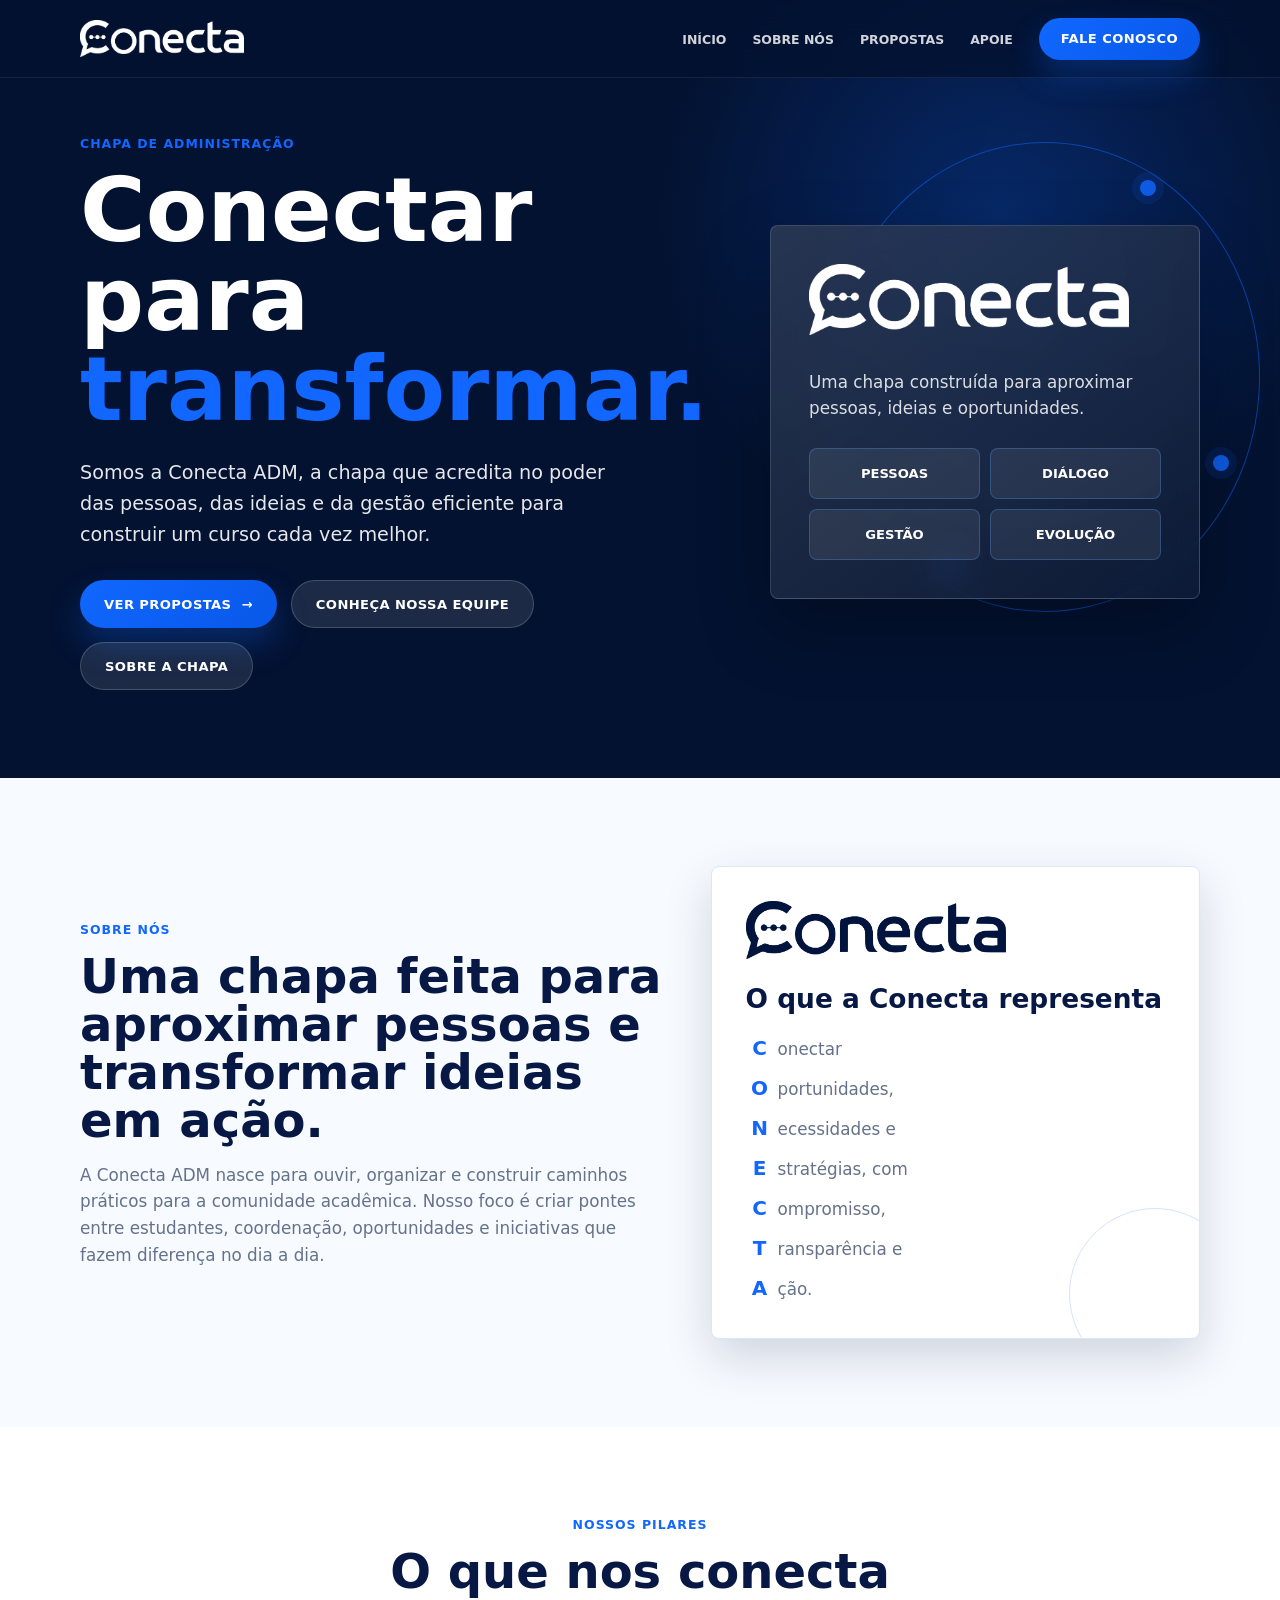
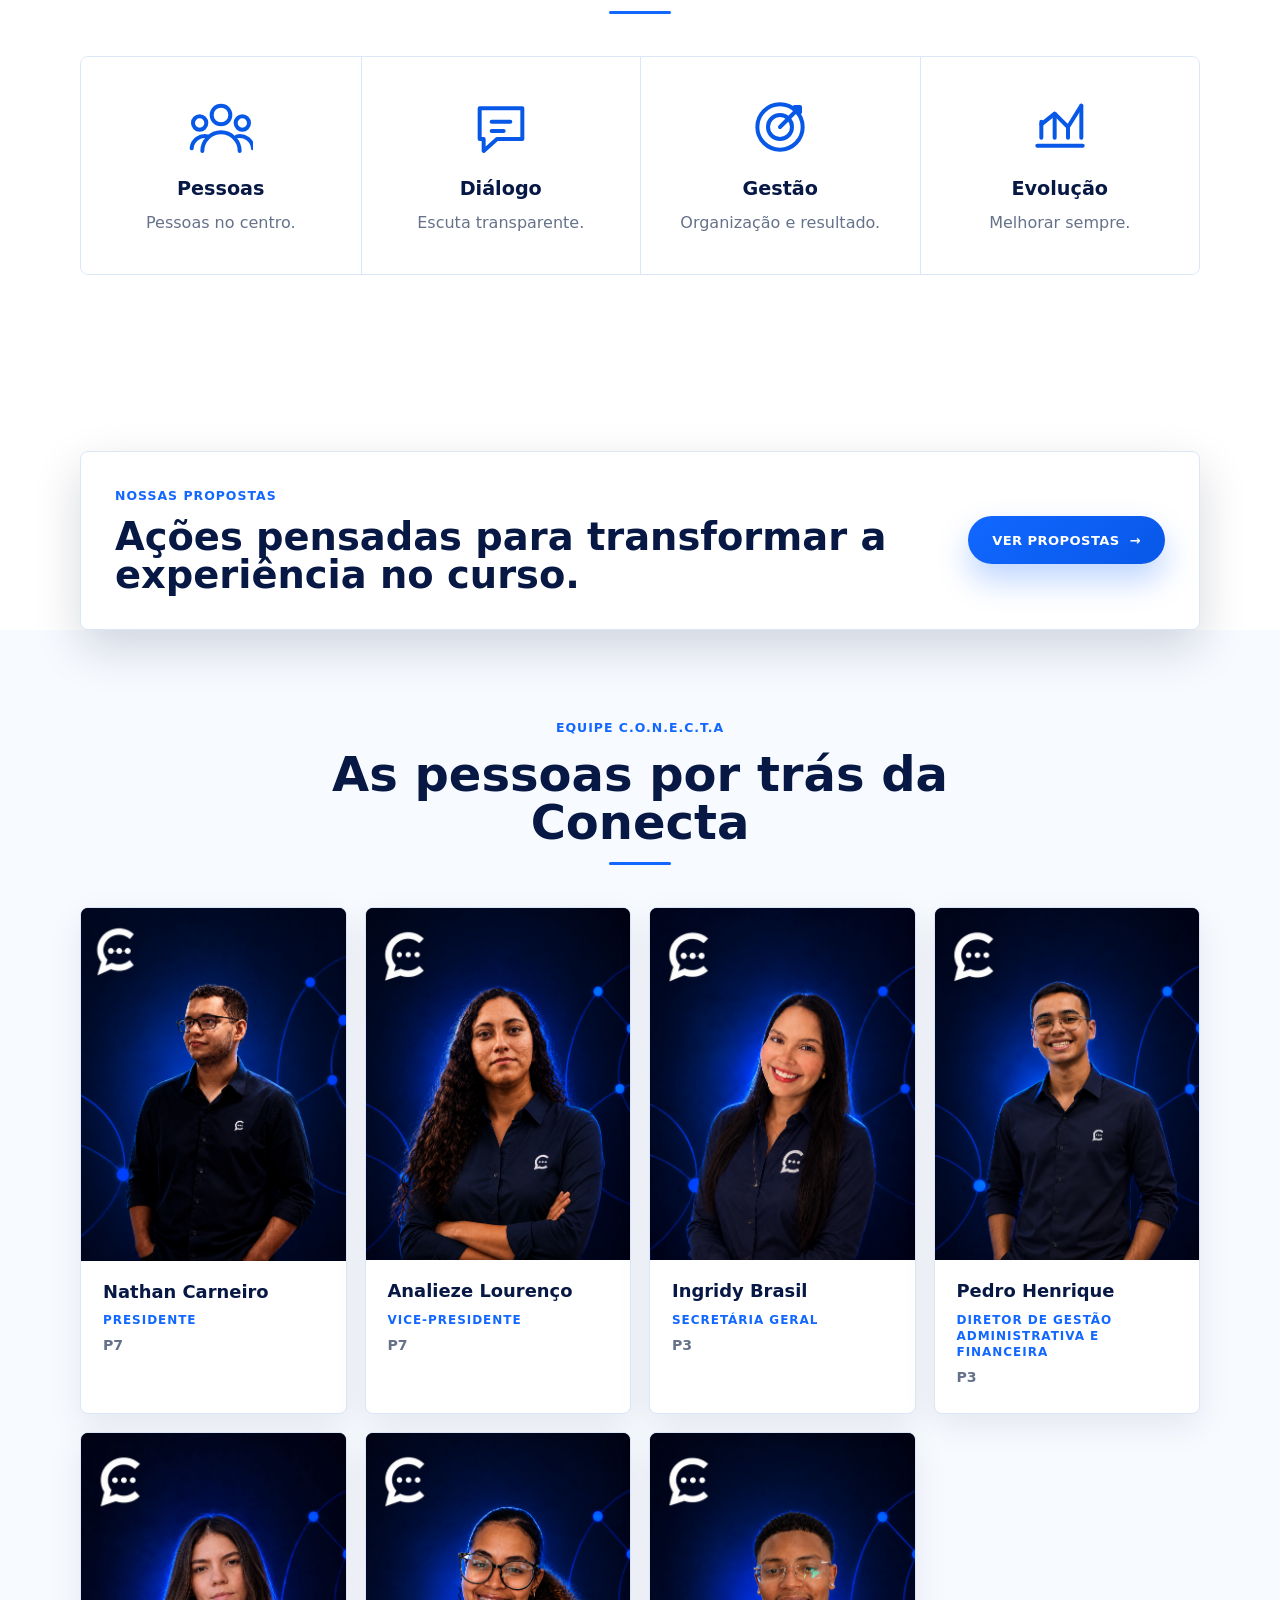
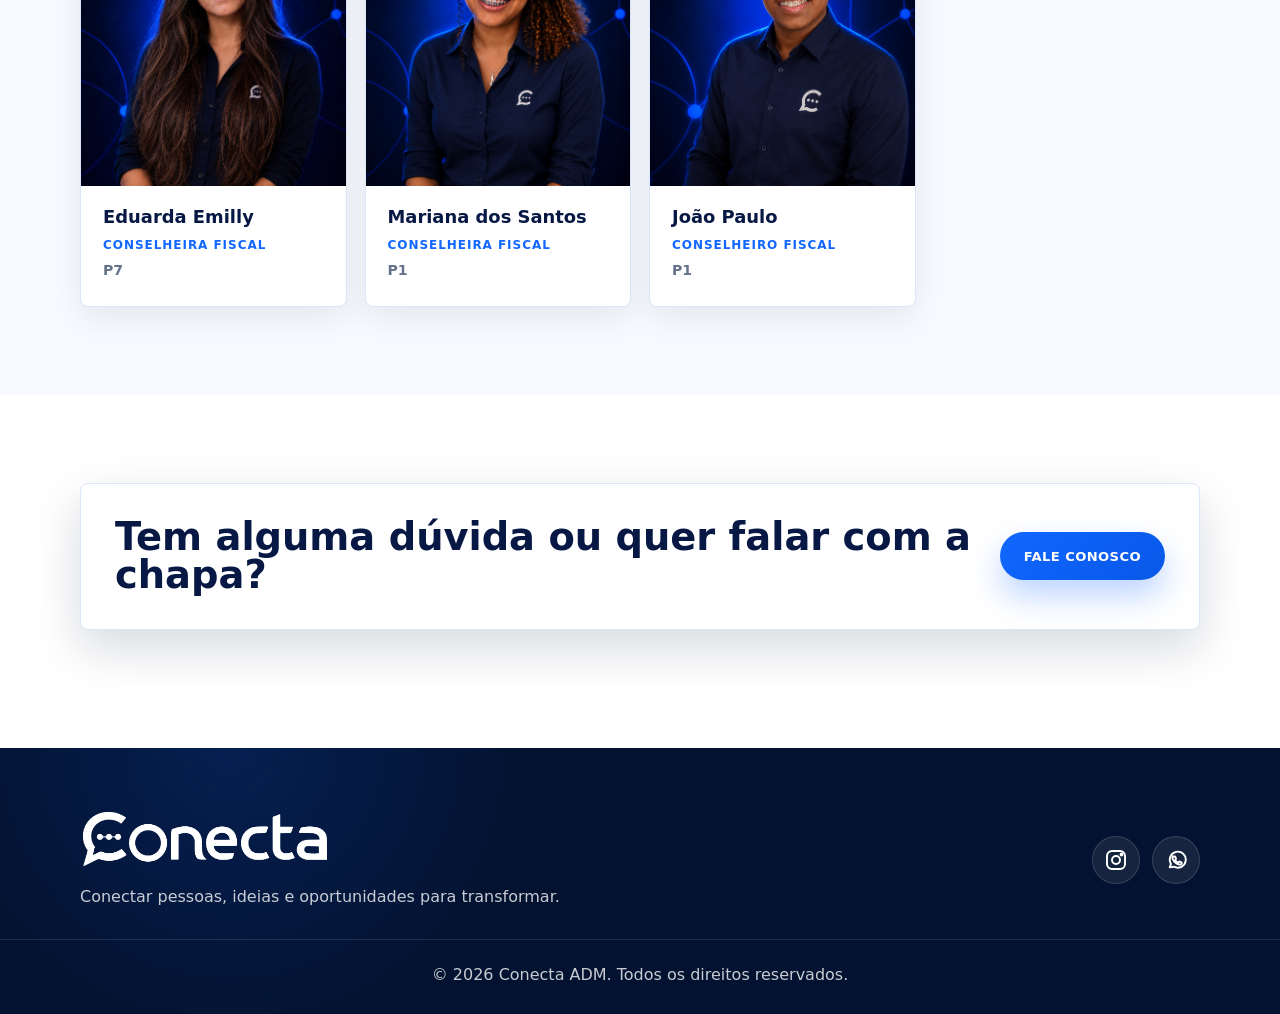
<file: index.html>
<!DOCTYPE html>
<html lang="pt-BR">
  <head>
    <meta charset="UTF-8" />
    <meta name="viewport" content="width=device-width, initial-scale=1.0" />
    <meta
      name="description"
      content="Site institucional da Conecta ADM, chapa de Administração voltada a pessoas, diálogo, gestão e evolução."
    />
    <title>Conecta ADM | Conectar para transformar</title>
    <link rel="stylesheet" href="style.css" />
  </head>
  <body class="has-floating-cta">
    <!-- Cabeçalho fixo com a marca real e navegação principal -->
    <header class="site-header" data-header>
      <nav class="navbar container" aria-label="Navegação principal">
        <a class="brand brand-image-link" href="index.html" aria-label="Conecta ADM - início">
          <img class="brand-logo" src="assets/logo-conecta-white.png" alt="Conecta ADM" />
        </a>

        <button
          class="menu-toggle"
          type="button"
          aria-label="Abrir menu"
          aria-expanded="false"
          aria-controls="menu-principal"
          data-menu-toggle
        >
          <span></span>
          <span></span>
          <span></span>
        </button>

        <div class="nav-panel" id="menu-principal" data-nav-panel>
          <ul class="nav-links">
            <li><a href="index.html">Início</a></li>
            <li><a href="index.html#sobre">Sobre Nós</a></li>
            <li><a href="propostas.html">Propostas</a></li>
            <li><a href="apoie.html">Apoie</a></li>
          </ul>
          <a class="btn btn-primary btn-small" href="apoie.html#contato">Fale Conosco</a>
        </div>
      </nav>
    </header>

    <main>
      <!-- Banner principal direto, com acesso para propostas e equipe -->
      <section class="hero" id="inicio">
        <div class="hero-grid container">
          <div class="hero-copy reveal">
            <p class="eyebrow">Chapa de Administração</p>
            <h1>Conectar para <span>transformar.</span></h1>
            <p class="hero-intro">
              Somos a Conecta ADM, a chapa que acredita no poder das pessoas,
              das ideias e da gestão eficiente para construir um curso cada vez
              melhor.
            </p>
            <div class="hero-actions">
              <a class="btn btn-primary" href="propostas.html">
                Ver propostas
                <span aria-hidden="true">→</span>
              </a>
              <a class="btn btn-ghost" href="equipe.html">Conheça nossa equipe</a>
              <a class="btn btn-ghost" href="#sobre">Sobre a chapa</a>
            </div>
          </div>

          <div class="hero-visual reveal" aria-label="Destaque visual da marca Conecta ADM">
            <div class="network-orbit" aria-hidden="true">
              <span></span>
              <span></span>
              <span></span>
            </div>

            <article class="hero-brand-card">
              <img src="assets/logo-conecta-white.png" alt="Conecta ADM" />
              <p>Uma chapa construída para aproximar pessoas, ideias e oportunidades.</p>
              <div class="hero-brand-points" aria-label="Frentes da Conecta ADM">
                <span>Pessoas</span>
                <span>Diálogo</span>
                <span>Gestão</span>
                <span>Evolução</span>
              </div>
            </article>
          </div>
        </div>
      </section>

      <!-- Seção sobre a chapa e seus princípios gerais -->
      <section class="section about" id="sobre">
        <div class="container about-grid">
          <div class="section-copy reveal">
            <p class="eyebrow">Sobre nós</p>
            <h2>Uma chapa feita para aproximar pessoas e transformar ideias em ação.</h2>
            <p>
              A Conecta ADM nasce para ouvir, organizar e construir caminhos
              práticos para a comunidade acadêmica. Nosso foco é criar pontes
              entre estudantes, coordenação, oportunidades e iniciativas que
              fazem diferença no dia a dia.
            </p>
          </div>
          <div class="about-manifest reveal">
            <img src="assets/logo-conecta-dark.png" alt="Conecta ADM" />
            <h3>O que a Conecta representa</h3>
            <ul class="manifest-list" aria-label="Acróstico Conecta">
              <li><strong>C</strong>onectar</li>
              <li><strong>O</strong>portunidades,</li>
              <li><strong>N</strong>ecessidades e</li>
              <li><strong>E</strong>stratégias, com</li>
              <li><strong>C</strong>ompromisso,</li>
              <li><strong>T</strong>ransparência e</li>
              <li><strong>A</strong>ção.</li>
            </ul>
          </div>
        </div>
      </section>

      <!-- Nossos Pilares com textos compactos para reduzir rolagem no mobile -->
      <section class="section pillars" id="pilares">
        <div class="container">
          <div class="section-heading reveal">
            <p class="eyebrow">Nossos pilares</p>
            <h2>O que nos conecta</h2>
          </div>

          <div class="pillar-grid">
            <article class="pillar-card reveal">
              <span class="icon-wrap" aria-hidden="true">
                <svg viewBox="0 0 48 48" role="img">
                  <path d="M24 22a7 7 0 1 0 0-14 7 7 0 0 0 0 14Z" />
                  <path d="M10 42a14 14 0 0 1 28 0" />
                  <path d="M8 26a5 5 0 1 0 0-10 5 5 0 0 0 0 10Zm32 0a5 5 0 1 0 0-10 5 5 0 0 0 0 10Z" />
                  <path d="M2 40a10 10 0 0 1 12-9m34 9a10 10 0 0 0-12-9" />
                </svg>
              </span>
              <h3>Pessoas</h3>
              <p>Pessoas no centro.</p>
            </article>

            <article class="pillar-card reveal">
              <span class="icon-wrap" aria-hidden="true">
                <svg viewBox="0 0 48 48" role="img">
                  <path d="M8 10h32v23H21L11 42v-9H8V10Z" />
                  <path d="M17 20h14M17 27h9" />
                </svg>
              </span>
              <h3>Diálogo</h3>
              <p>Escuta transparente.</p>
            </article>

            <article class="pillar-card reveal">
              <span class="icon-wrap" aria-hidden="true">
                <svg viewBox="0 0 48 48" role="img">
                  <circle cx="24" cy="24" r="17" />
                  <circle cx="24" cy="24" r="9" />
                  <path d="M24 24 39 9m-4 0h4v4" />
                </svg>
              </span>
              <h3>Gestão</h3>
              <p>Organização e resultado.</p>
            </article>

            <article class="pillar-card reveal">
              <span class="icon-wrap" aria-hidden="true">
                <svg viewBox="0 0 48 48" role="img">
                  <path d="M7 38h34" />
                  <path d="M10 32V20m10 12V14m10 18V24m10 8V8" />
                  <path d="m10 22 10-8 10 10 10-16" />
                </svg>
              </span>
              <h3>Evolução</h3>
              <p>Melhorar sempre.</p>
            </article>
          </div>
        </div>
      </section>

      <!-- Chamada curta para a página de propostas -->
      <section class="section home-callout" id="propostas">
        <div class="container callout-box reveal">
          <div>
            <p class="eyebrow">Nossas propostas</p>
            <h2>Ações pensadas para transformar a experiência no curso.</h2>
          </div>
          <a class="btn btn-primary" href="propostas.html">
            Ver propostas
            <span aria-hidden="true">→</span>
          </a>
        </div>
      </section>

      <!-- Novidades recentes guardadas para ativar mais para frente -->
      <section class="section news-preview" id="novidades" hidden aria-hidden="true">
        <div class="container">
          <div class="section-heading reveal">
            <p class="eyebrow">Novidades</p>
            <h2>Mais recente</h2>
          </div>

          <div class="news-preview-grid">
            <article class="news-feature reveal">
              <div class="news-thumb">
                <span>Vídeo</span>
              </div>
              <div>
                <p class="content-meta">Instagram</p>
                <h3>Vídeo no Instagram</h3>
                <p>Espaço para destacar o vídeo mais recente, com descrição curta e link para acompanhar as atualizações.</p>
              </div>
            </article>
            <div class="news-more reveal">
              <h3>Confira todas as novidades da Conecta ADM.</h3>
              <a class="btn btn-primary" href="novidades.html">
                Ver mais
                <span aria-hidden="true">→</span>
              </a>
            </div>
          </div>
        </div>
      </section>

      <!-- Nossa equipe visível diretamente na página principal -->
      <section class="section team" id="equipe">
        <div class="container">
          <div class="section-heading reveal">
            <p class="eyebrow">Equipe C.O.N.E.C.T.A</p>
            <h2>As pessoas por trás da Conecta</h2>
          </div>

          <div class="team-grid">
            <article class="member-card reveal">
              <div class="member-photo">
                <img src="assets/equipe/Nathan Carneiro.png" alt="Nathan Carneiro" />
              </div>
              <div class="member-info">
                <h3>Nathan Carneiro</h3>
                <p class="member-role">Presidente</p>
                <p class="member-period">P7</p>
              </div>
            </article>

            <article class="member-card reveal">
              <div class="member-photo">
                <img src="assets/equipe/Analieze Lourenço.png" alt="Analieze Lourenço" />
              </div>
              <div class="member-info">
                <h3>Analieze Lourenço</h3>
                <p class="member-role">Vice-presidente</p>
                <p class="member-period">P7</p>
              </div>
            </article>

            <article class="member-card reveal">
              <div class="member-photo">
                <img src="assets/equipe/Ingridy Brasil.png" alt="Ingridy Brasil" />
              </div>
              <div class="member-info">
                <h3>Ingridy Brasil</h3>
                <p class="member-role">Secretária Geral</p>
                <p class="member-period">P3</p>
              </div>
            </article>

            <article class="member-card reveal">
              <div class="member-photo">
                <img src="assets/equipe/Pedro Henrique.png" alt="Pedro Henrique" />
              </div>
              <div class="member-info">
                <h3>Pedro Henrique</h3>
                <p class="member-role">Diretor de Gestão Administrativa e Financeira</p>
                <p class="member-period">P3</p>
              </div>
            </article>

            <article class="member-card reveal">
              <div class="member-photo">
                <img src="assets/equipe/Eduarda Emilly.jpeg" alt="Eduarda Emilly" />
              </div>
              <div class="member-info">
                <h3>Eduarda Emilly</h3>
                <p class="member-role">Conselheira Fiscal</p>
                <p class="member-period">P7</p>
              </div>
            </article>

            <article class="member-card reveal">
              <div class="member-photo">
                <img src="assets/equipe/Mariana dos Santos - Conselho Fiscal.png" alt="Mariana dos Santos" />
              </div>
              <div class="member-info">
                <h3>Mariana dos Santos</h3>
                <p class="member-role">Conselheira Fiscal</p>
                <p class="member-period">P1</p>
              </div>
            </article>

            <article class="member-card reveal">
              <div class="member-photo">
                <img src="assets/equipe/João Paulo.png" alt="João Paulo" />
              </div>
              <div class="member-info">
                <h3>João Paulo</h3>
                <p class="member-role">Conselheiro Fiscal</p>
                <p class="member-period">P1</p>
              </div>
            </article>
          </div>
        </div>
      </section>

      <!-- Fale conosco enxuto na página principal -->
      <section class="section contact-short" id="contato">
        <div class="container contact-short-box reveal">
          <h2>Tem alguma dúvida ou quer falar com a chapa?</h2>
          <a class="btn btn-primary" href="apoie.html#contato">Fale conosco</a>
        </div>
      </section>
    </main>

    <!-- Chamada fixa inferior, ajustada via JavaScript para não cobrir o rodapé -->
    <aside class="floating-cta" data-floating-cta aria-label="Chamada para apoio">
      <div class="floating-cta-inner">
        <img src="assets/logo-conecta-white.png" alt="" aria-hidden="true" />
        <div>
          <h2>Juntos, vamos mais longe<span>.</span></h2>
          <p>Faça parte dessa conexão você também.</p>
        </div>
        <a class="btn btn-primary" href="apoie.html">
          Apoie a Conecta ADM
          <span aria-hidden="true">→</span>
        </a>
      </div>
    </aside>

    <!-- Rodapé com copyright e redes sociais -->
    <footer class="site-footer">
      <div class="container footer-grid">
        <div>
          <a class="brand footer-brand brand-image-link" href="index.html" aria-label="Conecta ADM - início">
            <img class="brand-logo footer-logo" src="assets/logo-conecta-white.png" alt="Conecta ADM" />
          </a>
          <p>Conectar pessoas, ideias e oportunidades para transformar.</p>
        </div>
        <div class="footer-links" aria-label="Redes sociais">
          <a class="social-icon" href="https://www.instagram.com/pedroh_dsv" target="_blank" rel="noopener" aria-label="Instagram pedroh_dsv">
            <svg viewBox="0 0 24 24" aria-hidden="true">
              <rect x="3" y="3" width="18" height="18" rx="5" />
              <circle cx="12" cy="12" r="4" />
              <circle cx="17.5" cy="6.5" r="1" />
            </svg>
          </a>
          <a class="social-icon" href="https://wa.me/5583998586866" target="_blank" rel="noopener" aria-label="WhatsApp +55 83 99858-6866">
            <svg viewBox="0 0 24 24" aria-hidden="true">
              <path d="M5.7 19.4 7 15.9a8 8 0 1 1 3 2.8l-4.3.7Z" />
              <path d="M9.6 8.8c.2-.4.4-.4.7-.4h.5c.2 0 .4.1.5.5l.6 1.5c.1.3.1.5-.1.7l-.4.5c-.1.1-.2.3 0 .5.4.8 1.2 1.8 2.5 2.5.2.1.4.1.5-.1l.7-.8c.2-.2.4-.2.7-.1l1.6.7c.3.1.4.3.4.6 0 .6-.5 1.4-1.1 1.6-.8.3-2.4.1-4.3-1.1-2.1-1.3-3.5-3.5-3.9-4.7-.4-1.2.1-2 .4-2.5Z" />
            </svg>
          </a>
        </div>
      </div>
      <p class="copyright">© 2026 Conecta ADM. Todos os direitos reservados.</p>
    </footer>

    <div class="toast" data-toast-box role="status" aria-live="polite"></div>
    <script src="script.js"></script>
  </body>
</html>
</file>
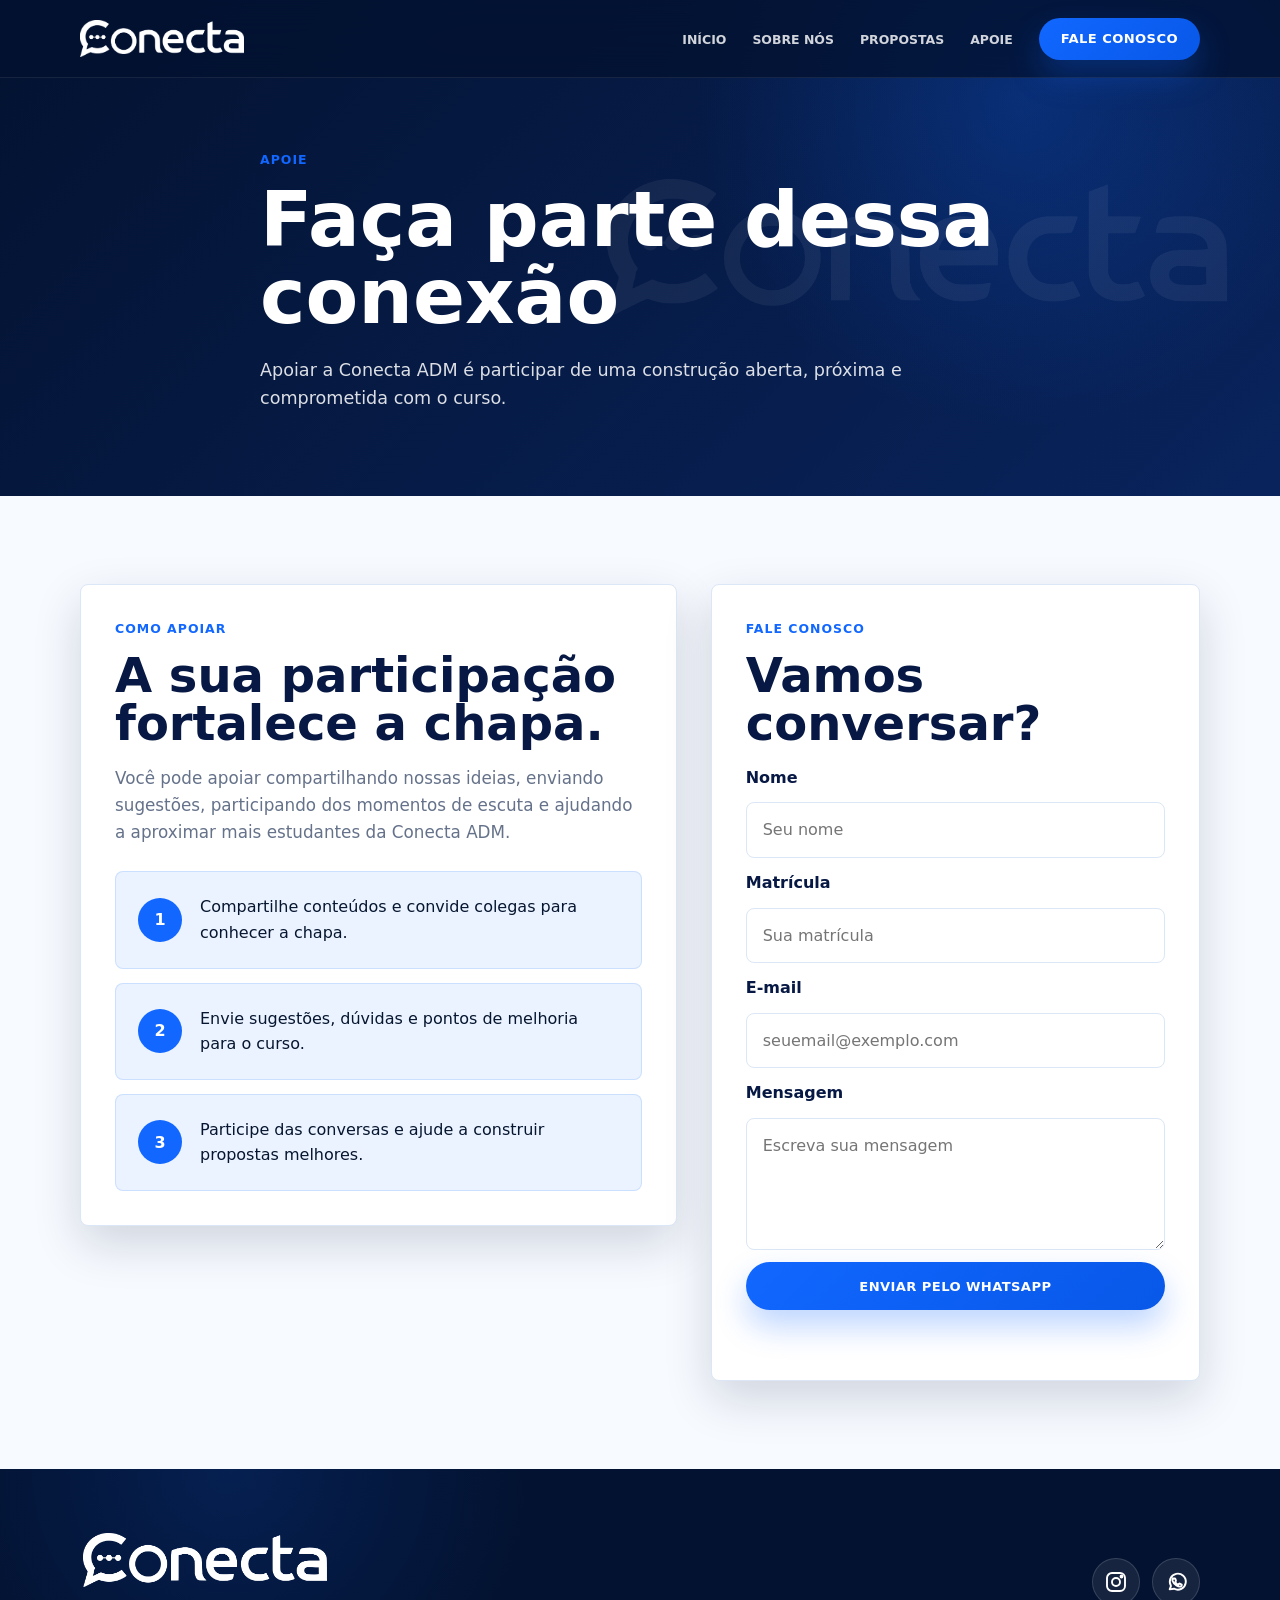
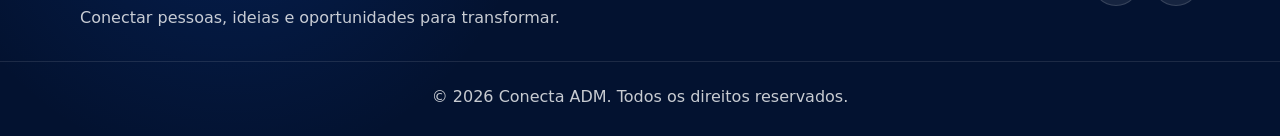
<file: apoie.html>
<!DOCTYPE html>
<html lang="pt-BR">
  <head>
    <meta charset="UTF-8" />
    <meta name="viewport" content="width=device-width, initial-scale=1.0" />
    <meta name="description" content="Como apoiar a Conecta ADM e falar com a chapa." />
    <title>Apoie | Conecta ADM</title>
    <link rel="stylesheet" href="style.css" />
  </head>
  <body>
    <header class="site-header" data-header>
      <nav class="navbar container" aria-label="Navegação principal">
        <a class="brand brand-image-link" href="index.html" aria-label="Conecta ADM - início">
          <img class="brand-logo" src="assets/logo-conecta-white.png" alt="Conecta ADM" />
        </a>
        <button class="menu-toggle" type="button" aria-label="Abrir menu" aria-expanded="false" aria-controls="menu-principal" data-menu-toggle>
          <span></span><span></span><span></span>
        </button>
        <div class="nav-panel" id="menu-principal" data-nav-panel>
          <ul class="nav-links">
            <li><a href="index.html">Início</a></li>
            <li><a href="index.html#sobre">Sobre Nós</a></li>
            <li><a href="propostas.html">Propostas</a></li>
            <li><a href="apoie.html">Apoie</a></li>
          </ul>
          <a class="btn btn-primary btn-small" href="#contato">Fale Conosco</a>
        </div>
      </nav>
    </header>

    <main>
      <section class="page-hero">
        <div class="container page-hero-content reveal">
          <p class="eyebrow">Apoie</p>
          <h1>Faça parte dessa conexão</h1>
          <p>Apoiar a Conecta ADM é participar de uma construção aberta, próxima e comprometida com o curso.</p>
        </div>
      </section>

      <section class="section support-page" id="contato">
        <div class="container support-page-grid">
          <article class="support-info reveal">
            <p class="eyebrow">Como apoiar</p>
            <h2>A sua participação fortalece a chapa.</h2>
            <p>
              Você pode apoiar compartilhando nossas ideias, enviando sugestões,
              participando dos momentos de escuta e ajudando a aproximar mais
              estudantes da Conecta ADM.
            </p>
            <div class="support-steps">
              <div><span>1</span><p>Compartilhe conteúdos e convide colegas para conhecer a chapa.</p></div>
              <div><span>2</span><p>Envie sugestões, dúvidas e pontos de melhoria para o curso.</p></div>
              <div><span>3</span><p>Participe das conversas e ajude a construir propostas melhores.</p></div>
            </div>
          </article>

          <article class="contact-panel reveal">
            <p class="eyebrow">Fale conosco</p>
            <h2>Vamos conversar?</h2>
            <form class="contact-form compact-form" data-contact-form novalidate>
              <label for="nome">Nome</label>
              <input id="nome" name="nome" type="text" placeholder="Seu nome" required />

              <label for="matricula">Matrícula</label>
              <input id="matricula" name="matricula" type="text" placeholder="Sua matrícula" />

              <label for="email">E-mail</label>
              <input id="email" name="email" type="email" placeholder="seuemail@exemplo.com" required />

              <label for="mensagem">Mensagem</label>
              <textarea id="mensagem" name="mensagem" rows="4" placeholder="Escreva sua mensagem" required></textarea>

              <button class="btn btn-primary" type="submit">Enviar pelo WhatsApp</button>
              <p class="form-feedback" data-form-feedback role="status" aria-live="polite"></p>
            </form>
          </article>
        </div>
      </section>
    </main>

    <footer class="site-footer">
      <div class="container footer-grid">
        <div>
          <a class="brand footer-brand brand-image-link" href="index.html" aria-label="Conecta ADM - início">
            <img class="brand-logo footer-logo" src="assets/logo-conecta-white.png" alt="Conecta ADM" />
          </a>
          <p>Conectar pessoas, ideias e oportunidades para transformar.</p>
        </div>
        <div class="footer-links" aria-label="Redes sociais">
          <a class="social-icon" href="https://www.instagram.com/pedroh_dsv" target="_blank" rel="noopener" aria-label="Instagram pedroh_dsv">
            <svg viewBox="0 0 24 24" aria-hidden="true"><rect x="3" y="3" width="18" height="18" rx="5" /><circle cx="12" cy="12" r="4" /><circle cx="17.5" cy="6.5" r="1" /></svg>
          </a>
          <a class="social-icon" href="https://wa.me/5583998586866" target="_blank" rel="noopener" aria-label="WhatsApp +55 83 99858-6866">
            <svg viewBox="0 0 24 24" aria-hidden="true"><path d="M5.7 19.4 7 15.9a8 8 0 1 1 3 2.8l-4.3.7Z" /><path d="M9.6 8.8c.2-.4.4-.4.7-.4h.5c.2 0 .4.1.5.5l.6 1.5c.1.3.1.5-.1.7l-.4.5c-.1.1-.2.3 0 .5.4.8 1.2 1.8 2.5 2.5.2.1.4.1.5-.1l.7-.8c.2-.2.4-.2.7-.1l1.6.7c.3.1.4.3.4.6 0 .6-.5 1.4-1.1 1.6-.8.3-2.4.1-4.3-1.1-2.1-1.3-3.5-3.5-3.9-4.7-.4-1.2.1-2 .4-2.5Z" /></svg>
          </a>
        </div>
      </div>
      <p class="copyright">© 2026 Conecta ADM. Todos os direitos reservados.</p>
    </footer>

    <div class="toast" data-toast-box role="status" aria-live="polite"></div>
    <script src="script.js"></script>
  </body>
</html>
</file>
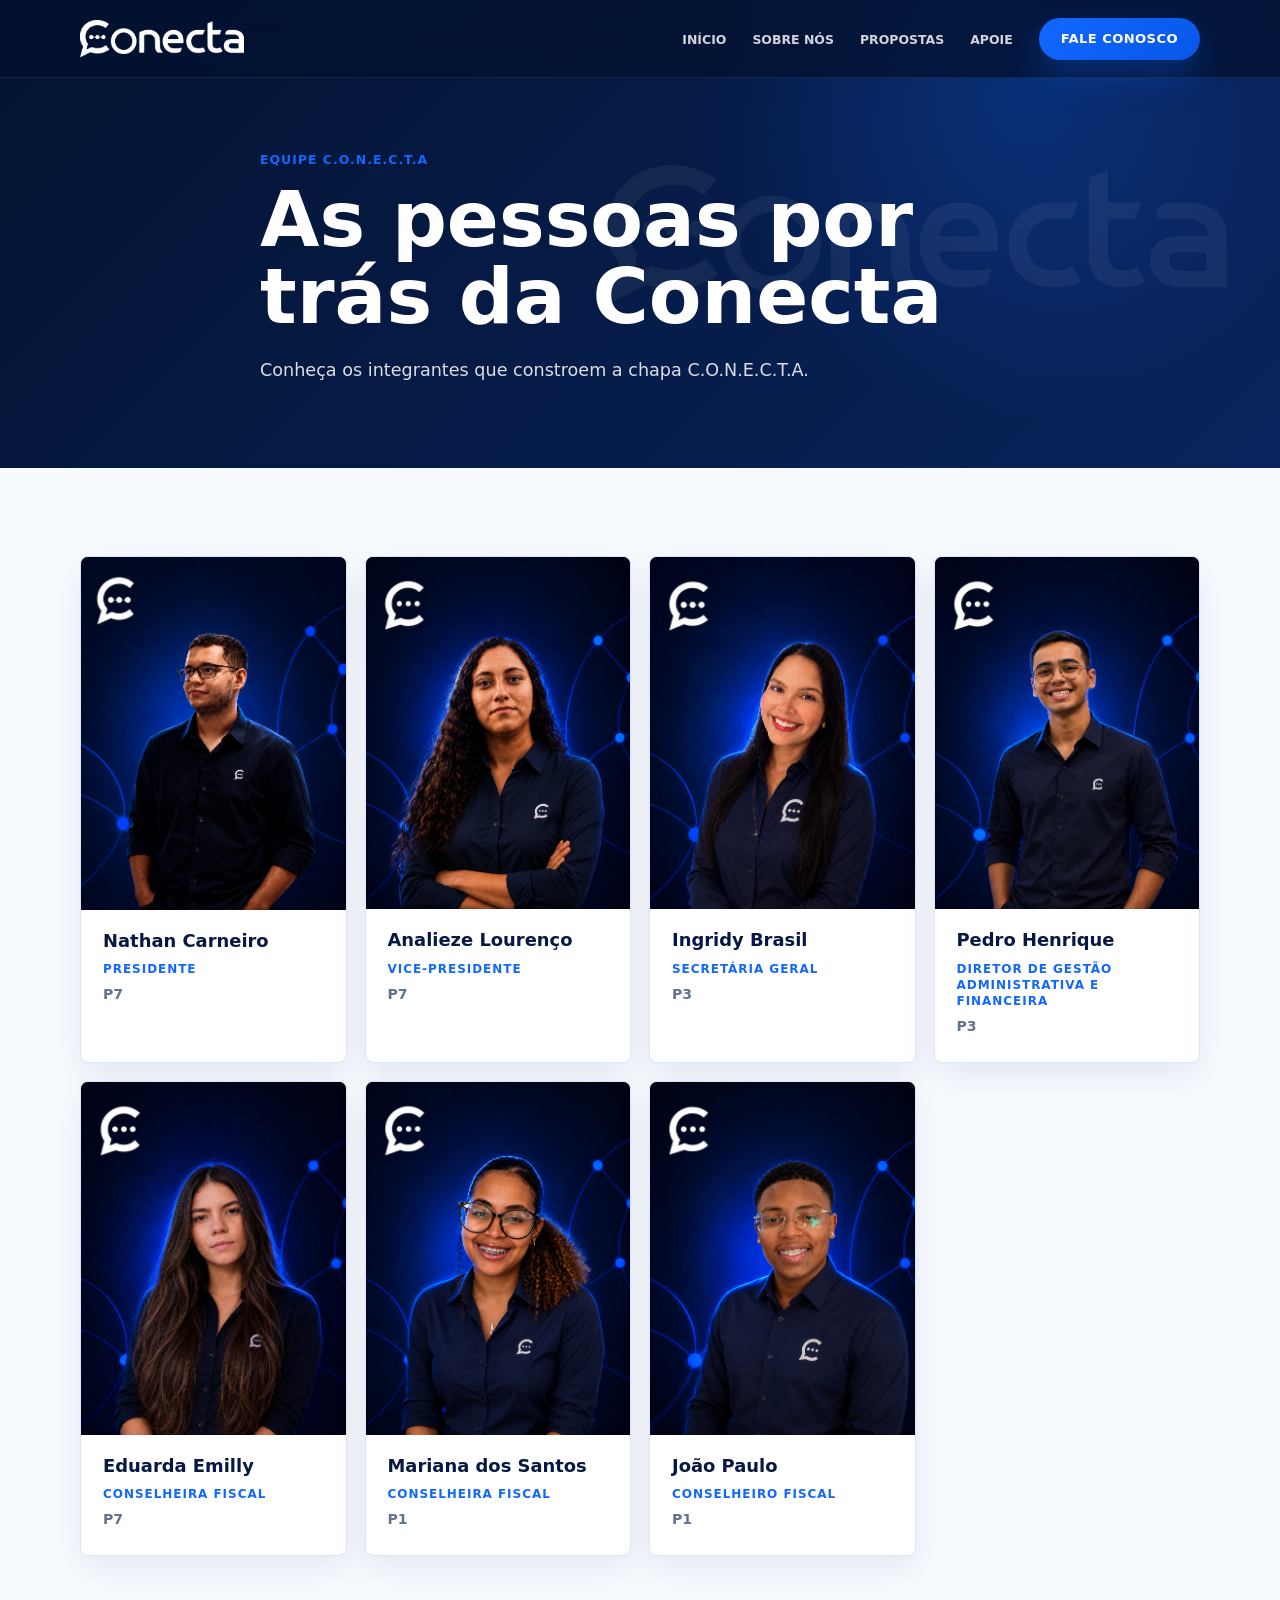
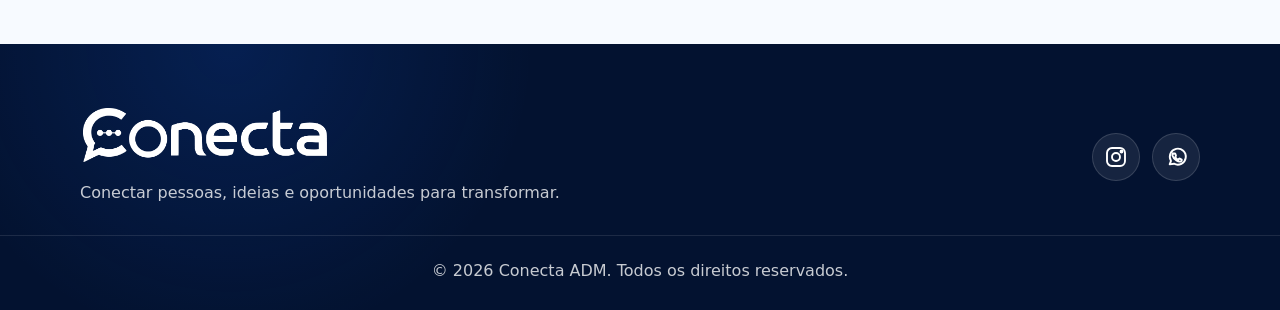
<file: equipe.html>
<!DOCTYPE html>
<html lang="pt-BR">
  <head>
    <meta charset="UTF-8" />
    <meta name="viewport" content="width=device-width, initial-scale=1.0" />
    <meta name="description" content="Equipe da Conecta ADM." />
    <title>Nossa Equipe | Conecta ADM</title>
    <link rel="stylesheet" href="style.css" />
  </head>
  <body>
    <header class="site-header" data-header>
      <nav class="navbar container" aria-label="Navegação principal">
        <a class="brand brand-image-link" href="index.html" aria-label="Conecta ADM - início">
          <img class="brand-logo" src="assets/logo-conecta-white.png" alt="Conecta ADM" />
        </a>
        <button class="menu-toggle" type="button" aria-label="Abrir menu" aria-expanded="false" aria-controls="menu-principal" data-menu-toggle>
          <span></span><span></span><span></span>
        </button>
        <div class="nav-panel" id="menu-principal" data-nav-panel>
          <ul class="nav-links">
            <li><a href="index.html">Início</a></li>
            <li><a href="index.html#sobre">Sobre Nós</a></li>
            <li><a href="propostas.html">Propostas</a></li>
            <li><a href="apoie.html">Apoie</a></li>
          </ul>
          <a class="btn btn-primary btn-small" href="apoie.html#contato">Fale Conosco</a>
        </div>
      </nav>
    </header>

    <main>
      <section class="page-hero">
        <div class="container page-hero-content reveal">
          <p class="eyebrow">Equipe C.O.N.E.C.T.A</p>
          <h1>As pessoas por trás da Conecta</h1>
          <p>Conheça os integrantes que constroem a chapa C.O.N.E.C.T.A.</p>
        </div>
      </section>

      <section class="section team">
        <div class="container team-grid">
          <article class="member-card reveal">
            <div class="member-photo">
              <img src="assets/equipe/Nathan Carneiro.png" alt="Nathan Carneiro" />
            </div>
            <div class="member-info">
              <h3>Nathan Carneiro</h3>
              <p class="member-role">Presidente</p>
              <p class="member-period">P7</p>
            </div>
          </article>

          <article class="member-card reveal">
            <div class="member-photo">
              <img src="assets/equipe/Analieze Lourenço.png" alt="Analieze Lourenço" />
            </div>
            <div class="member-info">
              <h3>Analieze Lourenço</h3>
              <p class="member-role">Vice-presidente</p>
              <p class="member-period">P7</p>
            </div>
          </article>

          <article class="member-card reveal">
            <div class="member-photo">
              <img src="assets/equipe/Ingridy Brasil.png" alt="Ingridy Brasil" />
            </div>
            <div class="member-info">
              <h3>Ingridy Brasil</h3>
              <p class="member-role">Secretária Geral</p>
              <p class="member-period">P3</p>
            </div>
          </article>

          <article class="member-card reveal">
            <div class="member-photo">
              <img src="assets/equipe/Pedro Henrique.png" alt="Pedro Henrique" />
            </div>
            <div class="member-info">
              <h3>Pedro Henrique</h3>
              <p class="member-role">Diretor de Gestão Administrativa e Financeira</p>
              <p class="member-period">P3</p>
            </div>
          </article>

          <article class="member-card reveal">
            <div class="member-photo">
              <img src="assets/equipe/Eduarda Emilly.jpeg" alt="Eduarda Emilly" />
            </div>
            <div class="member-info">
              <h3>Eduarda Emilly</h3>
              <p class="member-role">Conselheira Fiscal</p>
              <p class="member-period">P7</p>
            </div>
          </article>

          <article class="member-card reveal">
            <div class="member-photo">
              <img src="assets/equipe/Mariana dos Santos - Conselho Fiscal.png" alt="Mariana dos Santos" />
            </div>
            <div class="member-info">
              <h3>Mariana dos Santos</h3>
              <p class="member-role">Conselheira Fiscal</p>
              <p class="member-period">P1</p>
            </div>
          </article>

          <article class="member-card reveal">
            <div class="member-photo">
              <img src="assets/equipe/João Paulo.png" alt="João Paulo" />
            </div>
            <div class="member-info">
              <h3>João Paulo</h3>
              <p class="member-role">Conselheiro Fiscal</p>
              <p class="member-period">P1</p>
            </div>
          </article>
        </div>
      </section>
    </main>

    <footer class="site-footer">
      <div class="container footer-grid">
        <div>
          <a class="brand footer-brand brand-image-link" href="index.html" aria-label="Conecta ADM - início">
            <img class="brand-logo footer-logo" src="assets/logo-conecta-white.png" alt="Conecta ADM" />
          </a>
          <p>Conectar pessoas, ideias e oportunidades para transformar.</p>
        </div>
        <div class="footer-links" aria-label="Redes sociais">
          <a class="social-icon" href="https://www.instagram.com/pedroh_dsv" target="_blank" rel="noopener" aria-label="Instagram pedroh_dsv">
            <svg viewBox="0 0 24 24" aria-hidden="true"><rect x="3" y="3" width="18" height="18" rx="5" /><circle cx="12" cy="12" r="4" /><circle cx="17.5" cy="6.5" r="1" /></svg>
          </a>
          <a class="social-icon" href="https://wa.me/5583998586866" target="_blank" rel="noopener" aria-label="WhatsApp +55 83 99858-6866">
            <svg viewBox="0 0 24 24" aria-hidden="true"><path d="M5.7 19.4 7 15.9a8 8 0 1 1 3 2.8l-4.3.7Z" /><path d="M9.6 8.8c.2-.4.4-.4.7-.4h.5c.2 0 .4.1.5.5l.6 1.5c.1.3.1.5-.1.7l-.4.5c-.1.1-.2.3 0 .5.4.8 1.2 1.8 2.5 2.5.2.1.4.1.5-.1l.7-.8c.2-.2.4-.2.7-.1l1.6.7c.3.1.4.3.4.6 0 .6-.5 1.4-1.1 1.6-.8.3-2.4.1-4.3-1.1-2.1-1.3-3.5-3.5-3.9-4.7-.4-1.2.1-2 .4-2.5Z" /></svg>
          </a>
        </div>
      </div>
      <p class="copyright">© 2026 Conecta ADM. Todos os direitos reservados.</p>
    </footer>

    <div class="toast" data-toast-box role="status" aria-live="polite"></div>
    <script src="script.js"></script>
  </body>
</html>
</file>
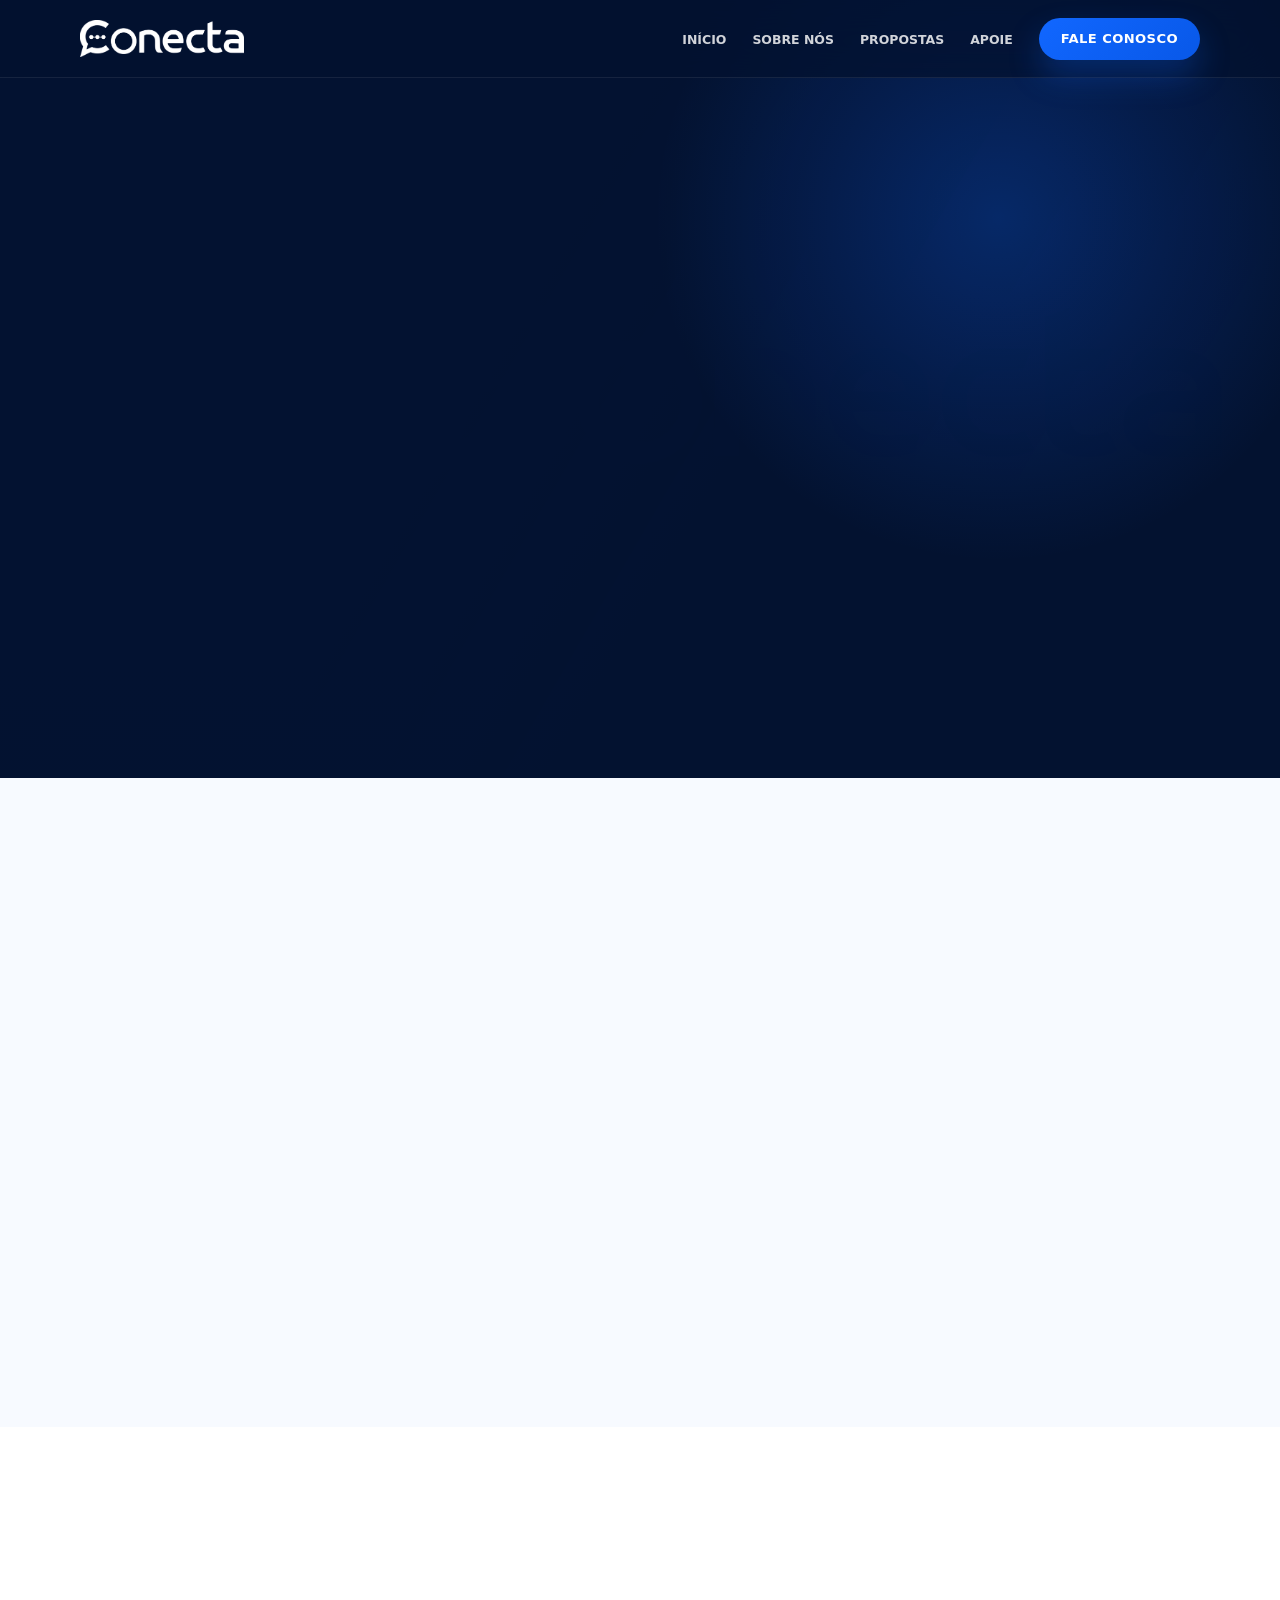
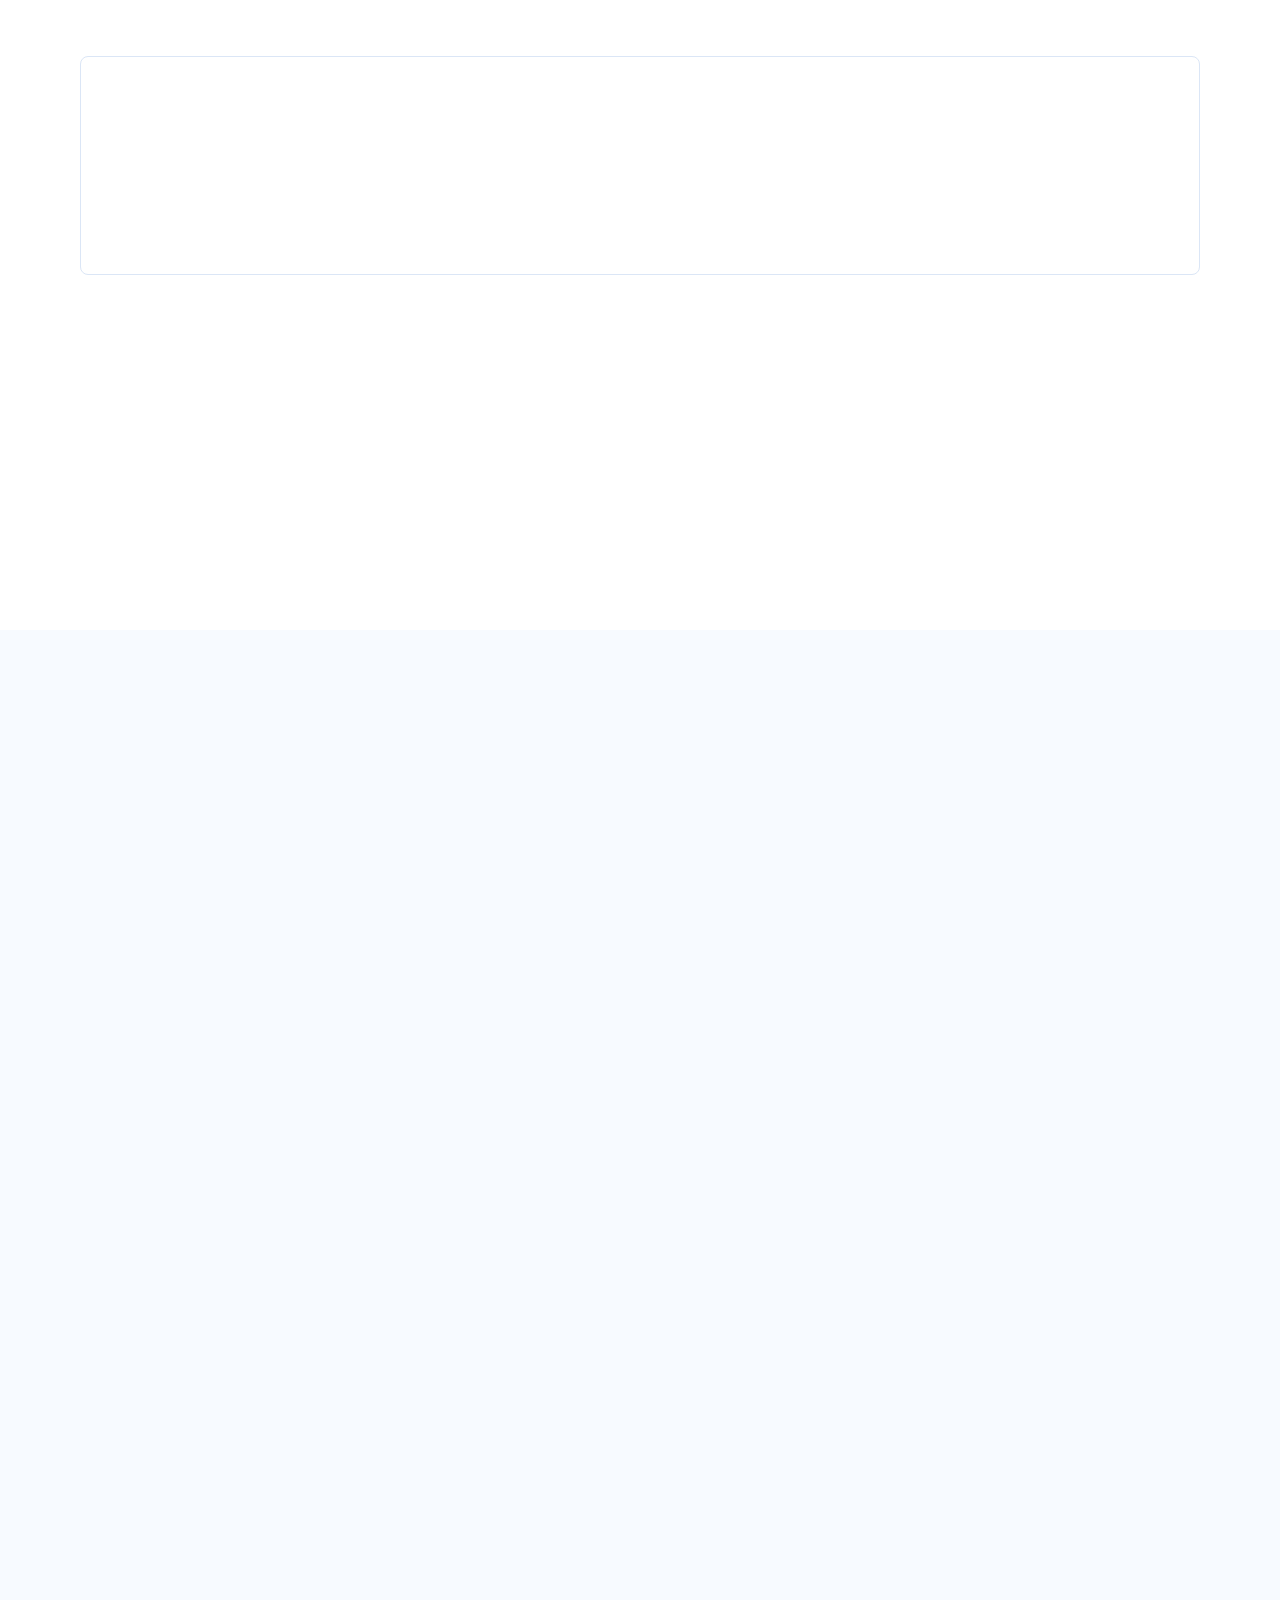
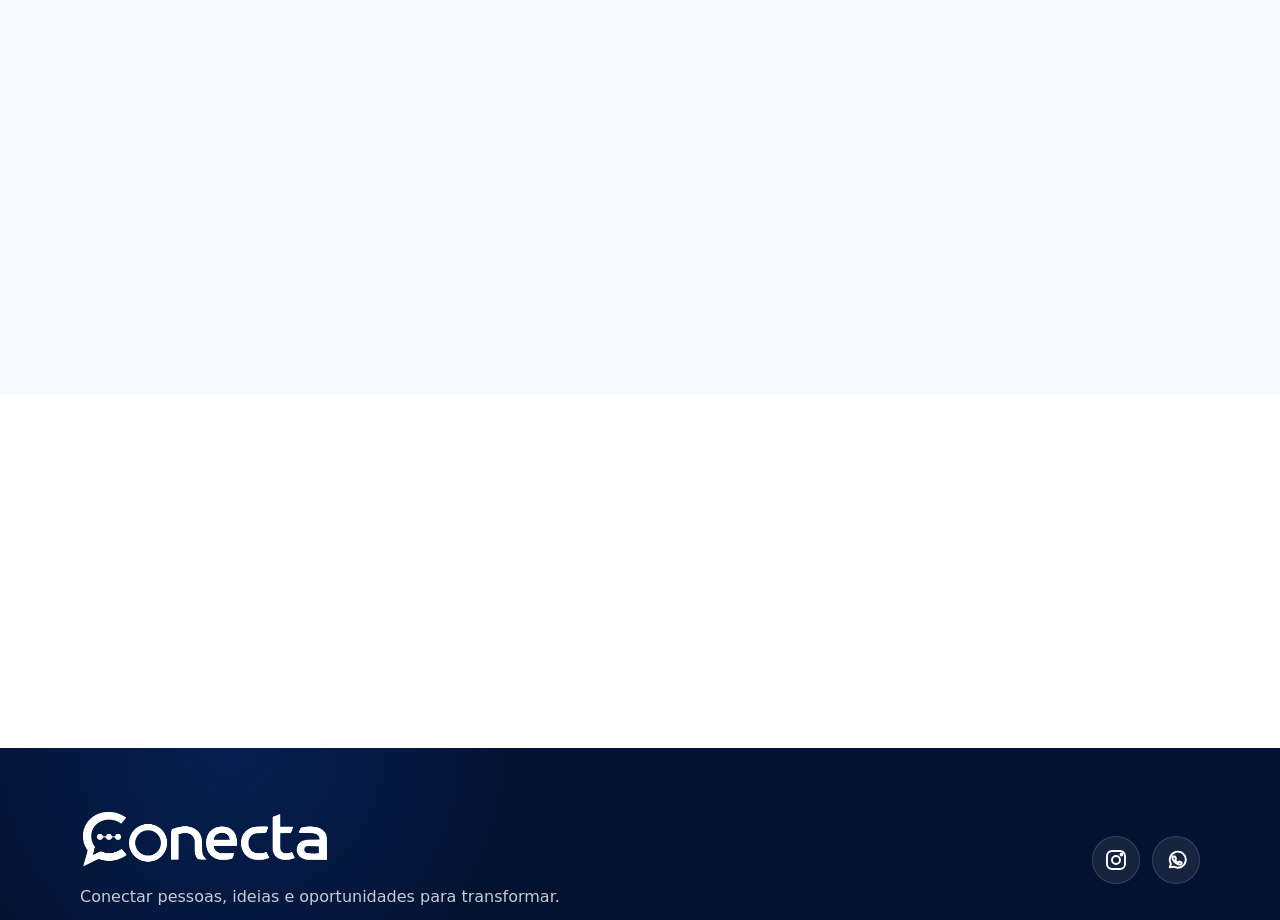
<file: novidades.html>
<!DOCTYPE html>
<html lang="pt-BR">
  <head>
    <meta charset="UTF-8" />
    <meta name="viewport" content="width=device-width, initial-scale=1.0" />
    <meta name="robots" content="noindex, nofollow" />
    <meta http-equiv="refresh" content="0; url=index.html" />
    <meta name="description" content="Novidades da Conecta ADM." />
    <title>Novidades | Conecta ADM</title>
    <link rel="stylesheet" href="style.css" />
  </head>
  <body>
    <header class="site-header" data-header>
      <nav class="navbar container" aria-label="Navegação principal">
        <a class="brand brand-image-link" href="index.html" aria-label="Conecta ADM - início">
          <img class="brand-logo" src="assets/logo-conecta-white.png" alt="Conecta ADM" />
        </a>
        <button class="menu-toggle" type="button" aria-label="Abrir menu" aria-expanded="false" aria-controls="menu-principal" data-menu-toggle>
          <span></span><span></span><span></span>
        </button>
        <div class="nav-panel" id="menu-principal" data-nav-panel>
          <ul class="nav-links">
            <li><a href="index.html">Início</a></li>
            <li><a href="index.html#sobre">Sobre Nós</a></li>
            <li><a href="propostas.html">Propostas</a></li>
            <!-- Link de novidades oculto até a seção ser lançada oficialmente. -->
            <li><a href="apoie.html">Apoie</a></li>
          </ul>
          <a class="btn btn-primary btn-small" href="apoie.html#contato">Fale Conosco</a>
        </div>
      </nav>
    </header>

    <main>
      <section class="page-hero">
        <div class="container page-hero-content reveal">
          <p class="eyebrow">Novidades</p>
          <h1>Últimas atualizações</h1>
          <p>Acompanhe os conteúdos e comunicados mais recentes da Conecta ADM.</p>
        </div>
      </section>

      <section class="section all-news">
        <div class="container content-grid news-list">
          <article class="content-card reveal">
            <div class="content-thumb thumb-blue">
              <span>Vídeo</span>
            </div>
            <p class="content-meta">Instagram</p>
            <h3>Vídeo no Instagram</h3>
            <p>Placeholder para o vídeo mais recente da Conecta ADM.</p>
          </article>
          <article class="content-card reveal">
            <div class="content-thumb thumb-light">
              <span>Em breve</span>
            </div>
            <p class="content-meta">Atualização</p>
            <h3>Nova publicação</h3>
            <p>Espaço reservado para próximas novidades.</p>
          </article>
          <article class="content-card reveal">
            <div class="content-thumb thumb-dark">
              <span>Em breve</span>
            </div>
            <p class="content-meta">Comunicado</p>
            <h3>Comunicado da chapa</h3>
            <p>Espaço reservado para comunicados oficiais.</p>
          </article>
        </div>
      </section>
    </main>

    <footer class="site-footer">
      <div class="container footer-grid">
        <div>
          <a class="brand footer-brand brand-image-link" href="index.html" aria-label="Conecta ADM - início">
            <img class="brand-logo footer-logo" src="assets/logo-conecta-white.png" alt="Conecta ADM" />
          </a>
          <p>Conectar pessoas, ideias e oportunidades para transformar.</p>
        </div>
        <div class="footer-links" aria-label="Redes sociais">
          <a class="social-icon" href="https://www.instagram.com/pedroh_dsv" target="_blank" rel="noopener" aria-label="Instagram pedroh_dsv">
            <svg viewBox="0 0 24 24" aria-hidden="true"><rect x="3" y="3" width="18" height="18" rx="5" /><circle cx="12" cy="12" r="4" /><circle cx="17.5" cy="6.5" r="1" /></svg>
          </a>
          <a class="social-icon" href="https://wa.me/5583998586866" target="_blank" rel="noopener" aria-label="WhatsApp +55 83 99858-6866">
            <svg viewBox="0 0 24 24" aria-hidden="true"><path d="M5.7 19.4 7 15.9a8 8 0 1 1 3 2.8l-4.3.7Z" /><path d="M9.6 8.8c.2-.4.4-.4.7-.4h.5c.2 0 .4.1.5.5l.6 1.5c.1.3.1.5-.1.7l-.4.5c-.1.1-.2.3 0 .5.4.8 1.2 1.8 2.5 2.5.2.1.4.1.5-.1l.7-.8c.2-.2.4-.2.7-.1l1.6.7c.3.1.4.3.4.6 0 .6-.5 1.4-1.1 1.6-.8.3-2.4.1-4.3-1.1-2.1-1.3-3.5-3.5-3.9-4.7-.4-1.2.1-2 .4-2.5Z" /></svg>
          </a>
        </div>
      </div>
      <p class="copyright">© 2026 Conecta ADM. Todos os direitos reservados.</p>
    </footer>

    <div class="toast" data-toast-box role="status" aria-live="polite"></div>
    <script src="script.js"></script>
  </body>
</html>
</file>
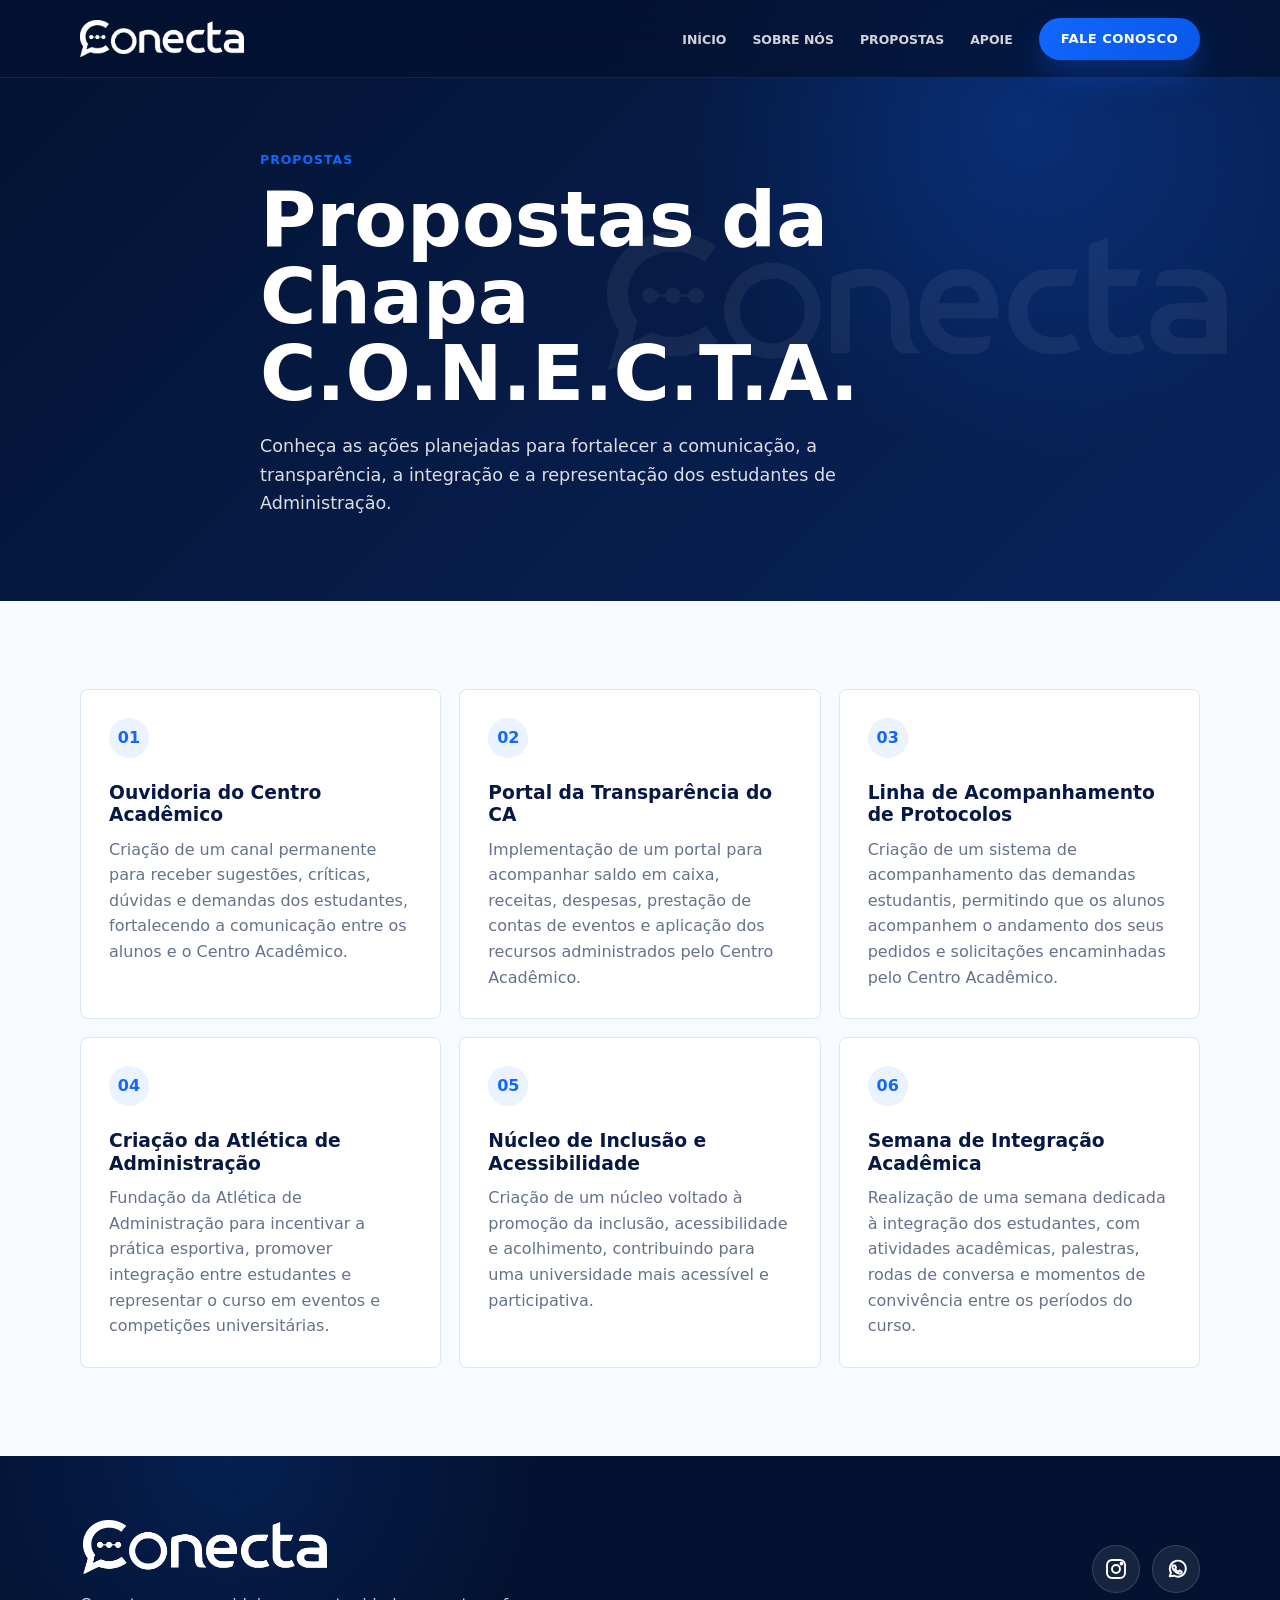
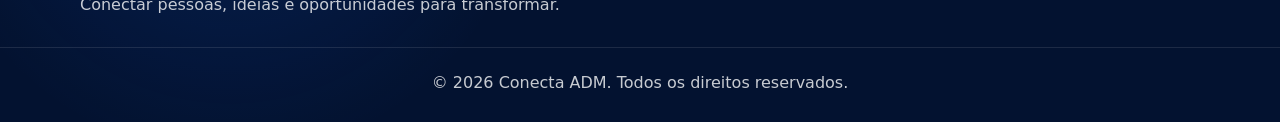
<file: propostas.html>
<!DOCTYPE html>
<html lang="pt-BR">
  <head>
    <meta charset="UTF-8" />
    <meta name="viewport" content="width=device-width, initial-scale=1.0" />
    <meta name="description" content="Propostas da Conecta ADM para transformar a experiência no curso." />
    <title>Propostas | Conecta ADM</title>
    <link rel="stylesheet" href="style.css" />
  </head>
  <body>
    <header class="site-header" data-header>
      <nav class="navbar container" aria-label="Navegação principal">
        <a class="brand brand-image-link" href="index.html" aria-label="Conecta ADM - início">
          <img class="brand-logo" src="assets/logo-conecta-white.png" alt="Conecta ADM" />
        </a>
        <button class="menu-toggle" type="button" aria-label="Abrir menu" aria-expanded="false" aria-controls="menu-principal" data-menu-toggle>
          <span></span><span></span><span></span>
        </button>
        <div class="nav-panel" id="menu-principal" data-nav-panel>
          <ul class="nav-links">
            <li><a href="index.html">Início</a></li>
            <li><a href="index.html#sobre">Sobre Nós</a></li>
            <li><a href="propostas.html">Propostas</a></li>
            <li><a href="apoie.html">Apoie</a></li>
          </ul>
          <a class="btn btn-primary btn-small" href="apoie.html#contato">Fale Conosco</a>
        </div>
      </nav>
    </header>

    <main>
      <section class="page-hero">
        <div class="container page-hero-content reveal">
          <p class="eyebrow">Propostas</p>
          <h1>Propostas da Chapa C.O.N.E.C.T.A.</h1>
          <p>Conheça as ações planejadas para fortalecer a comunicação, a transparência, a integração e a representação dos estudantes de Administração.</p>
        </div>
      </section>

      <section class="section proposals proposals-page">
        <div class="container">
          <div class="proposal-grid proposals-page-grid">
            <article class="proposal-card reveal">
              <span>01</span>
              <h3>Ouvidoria do Centro Acadêmico</h3>
              <p>Criação de um canal permanente para receber sugestões, críticas, dúvidas e demandas dos estudantes, fortalecendo a comunicação entre os alunos e o Centro Acadêmico.</p>
            </article>

            <article class="proposal-card reveal">
              <span>02</span>
              <h3>Portal da Transparência do CA</h3>
              <p>Implementação de um portal para acompanhar saldo em caixa, receitas, despesas, prestação de contas de eventos e aplicação dos recursos administrados pelo Centro Acadêmico.</p>
            </article>

            <article class="proposal-card reveal">
              <span>03</span>
              <h3>Linha de Acompanhamento de Protocolos</h3>
              <p>Criação de um sistema de acompanhamento das demandas estudantis, permitindo que os alunos acompanhem o andamento dos seus pedidos e solicitações encaminhadas pelo Centro Acadêmico.</p>
            </article>

            <article class="proposal-card reveal">
              <span>04</span>
              <h3>Criação da Atlética de Administração</h3>
              <p>Fundação da Atlética de Administração para incentivar a prática esportiva, promover integração entre estudantes e representar o curso em eventos e competições universitárias.</p>
            </article>

            <article class="proposal-card reveal">
              <span>05</span>
              <h3>Núcleo de Inclusão e Acessibilidade</h3>
              <p>Criação de um núcleo voltado à promoção da inclusão, acessibilidade e acolhimento, contribuindo para uma universidade mais acessível e participativa.</p>
            </article>

            <article class="proposal-card reveal">
              <span>06</span>
              <h3>Semana de Integração Acadêmica</h3>
              <p>Realização de uma semana dedicada à integração dos estudantes, com atividades acadêmicas, palestras, rodas de conversa e momentos de convivência entre os períodos do curso.</p>
            </article>
          </div>
        </div>
      </section>
    </main>

    <footer class="site-footer">
      <div class="container footer-grid">
        <div>
          <a class="brand footer-brand brand-image-link" href="index.html" aria-label="Conecta ADM - início">
            <img class="brand-logo footer-logo" src="assets/logo-conecta-white.png" alt="Conecta ADM" />
          </a>
          <p>Conectar pessoas, ideias e oportunidades para transformar.</p>
        </div>
        <div class="footer-links" aria-label="Redes sociais">
          <a class="social-icon" href="https://www.instagram.com/pedroh_dsv" target="_blank" rel="noopener" aria-label="Instagram pedroh_dsv">
            <svg viewBox="0 0 24 24" aria-hidden="true"><rect x="3" y="3" width="18" height="18" rx="5" /><circle cx="12" cy="12" r="4" /><circle cx="17.5" cy="6.5" r="1" /></svg>
          </a>
          <a class="social-icon" href="https://wa.me/5583998586866" target="_blank" rel="noopener" aria-label="WhatsApp +55 83 99858-6866">
            <svg viewBox="0 0 24 24" aria-hidden="true"><path d="M5.7 19.4 7 15.9a8 8 0 1 1 3 2.8l-4.3.7Z" /><path d="M9.6 8.8c.2-.4.4-.4.7-.4h.5c.2 0 .4.1.5.5l.6 1.5c.1.3.1.5-.1.7l-.4.5c-.1.1-.2.3 0 .5.4.8 1.2 1.8 2.5 2.5.2.1.4.1.5-.1l.7-.8c.2-.2.4-.2.7-.1l1.6.7c.3.1.4.3.4.6 0 .6-.5 1.4-1.1 1.6-.8.3-2.4.1-4.3-1.1-2.1-1.3-3.5-3.5-3.9-4.7-.4-1.2.1-2 .4-2.5Z" /></svg>
          </a>
        </div>
      </div>
      <p class="copyright">© 2026 Conecta ADM. Todos os direitos reservados.</p>
    </footer>

    <div class="toast" data-toast-box role="status" aria-live="polite"></div>
    <script src="script.js"></script>
  </body>
</html>
</file>
<file: style.css>
/* ================================
   Base, variáveis e reset visual
================================ */
:root {
  --navy-950: #031230;
  --navy-900: #061843;
  --navy-800: #09245d;
  --blue-700: #0858e8;
  --blue-600: #1167ff;
  --blue-400: #5fa7ff;
  --blue-100: #eaf3ff;
  --white: #ffffff;
  --ink: #071630;
  --muted: #65728a;
  --line: #dbe6f6;
  --surface: #f7faff;
  --shadow: 0 18px 48px rgba(3, 18, 48, 0.16);
  --radius: 8px;
  --header-height: 78px;
  font-family: Inter, ui-sans-serif, system-ui, -apple-system, BlinkMacSystemFont,
    "Segoe UI", sans-serif;
}

* {
  box-sizing: border-box;
}

html {
  scroll-behavior: smooth;
  scroll-padding-top: calc(var(--header-height) + 20px);
}

body {
  margin: 0;
  min-height: 100vh;
  background: var(--white);
  color: var(--ink);
  font-size: 16px;
  line-height: 1.6;
}

body.short-page {
  display: flex;
  flex-direction: column;
  background: var(--navy-950);
}

body.short-page main {
  flex: 1 0 auto;
}

body.short-page .site-footer {
  flex-shrink: 0;
}

main {
  padding-bottom: 0;
}

body.has-floating-cta main {
  padding-bottom: 0;
}

img,
svg {
  display: block;
  max-width: 100%;
}

a {
  color: inherit;
  text-decoration: none;
}

button,
input,
textarea,
select {
  font: inherit;
}

.container {
  width: min(1120px, calc(100% - 40px));
  margin-inline: auto;
}

.section {
  padding: 88px 0;
}

.eyebrow {
  margin: 0 0 12px;
  color: var(--blue-600);
  font-size: 0.78rem;
  font-weight: 800;
  letter-spacing: 0.08em;
  text-transform: uppercase;
}

h1,
h2,
h3,
p {
  margin-top: 0;
}

h1,
h2 {
  line-height: 1;
}

h2 {
  color: var(--navy-900);
  font-size: clamp(2rem, 4vw, 3rem);
  margin-bottom: 18px;
}

h3 {
  color: var(--navy-900);
  line-height: 1.2;
}

/* ================================
   Cabeçalho fixo e navegação
================================ */
.site-header {
  position: fixed;
  inset: 0 0 auto;
  z-index: 50;
  height: var(--header-height);
  color: var(--white);
  background: rgba(3, 18, 48, 0.76);
  border-bottom: 1px solid rgba(255, 255, 255, 0.08);
  backdrop-filter: blur(18px);
  transition: background 0.25s ease, box-shadow 0.25s ease;
}

.site-header.is-scrolled {
  background: rgba(3, 18, 48, 0.96);
  box-shadow: 0 12px 32px rgba(3, 18, 48, 0.22);
}

.navbar {
  display: flex;
  align-items: center;
  justify-content: space-between;
  height: 100%;
  gap: 24px;
}

.brand {
  display: inline-flex;
  align-items: center;
  gap: 12px;
  min-width: max-content;
}

.brand-image-link {
  width: min(164px, 42vw);
  min-width: 0;
}

.brand-logo {
  width: 100%;
  height: auto;
  max-height: 48px;
  object-fit: contain;
}

.nav-panel,
.nav-links {
  display: flex;
  align-items: center;
  gap: 26px;
}

.nav-panel {
  margin-left: auto;
}

.nav-links {
  padding: 0;
  margin: 0;
  list-style: none;
}

.nav-links a {
  position: relative;
  color: rgba(255, 255, 255, 0.82);
  font-size: 0.78rem;
  font-weight: 800;
  text-transform: uppercase;
  transition: color 0.2s ease;
}

.nav-links a::after {
  position: absolute;
  left: 0;
  right: 0;
  bottom: -12px;
  height: 2px;
  background: var(--blue-600);
  opacity: 0;
  transform: scaleX(0.4);
  transition: opacity 0.2s ease, transform 0.2s ease;
  content: "";
}

.nav-links a:hover,
.nav-links a.is-active {
  color: var(--white);
}

.nav-links a.is-active::after,
.nav-links a:hover::after {
  opacity: 1;
  transform: scaleX(1);
}

.menu-toggle {
  display: none;
  width: 44px;
  height: 44px;
  padding: 0;
  color: var(--white);
  background: transparent;
  border: 1px solid rgba(255, 255, 255, 0.18);
  border-radius: var(--radius);
  cursor: pointer;
}

.menu-toggle span {
  display: block;
  width: 20px;
  height: 2px;
  margin: 5px auto;
  background: currentColor;
  transition: transform 0.2s ease, opacity 0.2s ease;
}

body.menu-open .menu-toggle span:nth-child(1) {
  transform: translateY(7px) rotate(45deg);
}

body.menu-open .menu-toggle span:nth-child(2) {
  opacity: 0;
}

body.menu-open .menu-toggle span:nth-child(3) {
  transform: translateY(-7px) rotate(-45deg);
}

/* ================================
   Botões e elementos reutilizáveis
================================ */
.btn {
  display: inline-flex;
  align-items: center;
  justify-content: center;
  gap: 10px;
  min-height: 48px;
  padding: 0 24px;
  border: 0;
  border-radius: 999px;
  font-size: 0.82rem;
  font-weight: 800;
  letter-spacing: 0.03em;
  text-transform: uppercase;
  cursor: pointer;
  transition: transform 0.2s ease, box-shadow 0.2s ease, background 0.2s ease;
}

.btn-primary {
  color: var(--white);
  background: linear-gradient(135deg, var(--blue-600), var(--blue-700));
  box-shadow: 0 16px 32px rgba(17, 103, 255, 0.28);
}

.btn-primary:hover {
  transform: translateY(-2px);
  box-shadow: 0 20px 44px rgba(17, 103, 255, 0.36);
}

.btn:disabled,
.btn[disabled] {
  cursor: wait;
  opacity: 0.68;
  transform: none;
}

.btn-ghost {
  color: var(--white);
  background: rgba(255, 255, 255, 0.1);
  border: 1px solid rgba(255, 255, 255, 0.18);
}

.btn-ghost:hover {
  background: rgba(255, 255, 255, 0.17);
  transform: translateY(-2px);
}

.btn-small {
  min-height: 42px;
  padding-inline: 22px;
}

.section-heading {
  max-width: 680px;
  margin: 0 auto 42px;
  text-align: center;
}

.section-heading h2::after {
  display: block;
  width: 62px;
  height: 3px;
  margin: 16px auto 0;
  background: var(--blue-600);
  border-radius: 999px;
  content: "";
}

.section-copy {
  max-width: 620px;
}

.section-copy p:not(.eyebrow) {
  color: var(--muted);
  font-size: 1.05rem;
}

/* ================================
   Heróis internos e chamadas curtas
================================ */
.page-hero {
  position: relative;
  overflow: hidden;
  padding: 150px 0 84px;
  color: var(--white);
  background:
    radial-gradient(circle at 80% 20%, rgba(17, 103, 255, 0.24), transparent 30%),
    linear-gradient(135deg, var(--navy-950), var(--navy-800));
}

.page-hero::before {
  position: absolute;
  inset: 0;
  background: url("assets/logo-conecta-white.png") 92% 50% / min(620px, 54vw) auto no-repeat;
  opacity: 0.06;
  content: "";
}

.page-hero-content {
  position: relative;
  z-index: 1;
  max-width: 760px;
}

.page-hero h1 {
  max-width: 100%;
  margin-bottom: 20px;
  color: var(--white);
  font-size: clamp(2.7rem, 6vw, 5.6rem);
  line-height: 1;
  overflow-wrap: anywhere;
}

.page-hero p:not(.eyebrow) {
  max-width: 650px;
  margin-bottom: 0;
  color: rgba(255, 255, 255, 0.86);
  font-size: 1.1rem;
}

body.short-page .page-hero {
  padding: 142px 0 84px;
}

.home-callout,
.contact-short {
  padding-bottom: 0;
  background: var(--white);
}

.coming-soon {
  background: var(--surface);
}

.news-preview,
.all-news {
  background: var(--surface);
}

.callout-box,
.contact-short-box {
  display: grid;
  grid-template-columns: 1fr auto;
  align-items: center;
  gap: 24px;
  padding: 34px;
  background: var(--white);
  border: 1px solid var(--line);
  border-radius: var(--radius);
  box-shadow: var(--shadow);
}

.callout-box h2,
.contact-short-box h2 {
  margin-bottom: 0;
  font-size: clamp(1.7rem, 3vw, 2.5rem);
}

.callout-dark {
  color: var(--white);
  background:
    radial-gradient(circle at 90% 20%, rgba(17, 103, 255, 0.34), transparent 28%),
    linear-gradient(135deg, var(--navy-950), var(--navy-800));
  border-color: rgba(255, 255, 255, 0.12);
}

.callout-dark h2 {
  color: var(--white);
}

.teaser-grid {
  display: grid;
  grid-template-columns: repeat(2, 1fr);
  gap: 18px;
}

.teaser-card {
  padding: 30px;
  background: var(--white);
  border: 1px solid var(--line);
  border-radius: var(--radius);
}

.teaser-card h2 {
  margin-bottom: 12px;
  font-size: clamp(1.6rem, 3vw, 2.2rem);
}

.teaser-card p:not(.eyebrow) {
  margin-bottom: 0;
  color: var(--muted);
}

.news-preview-grid {
  display: grid;
  grid-template-columns: minmax(0, 1fr) minmax(280px, 0.42fr);
  gap: 18px;
  align-items: stretch;
}

.news-feature,
.news-more {
  background: var(--white);
  border: 1px solid var(--line);
  border-radius: var(--radius);
  box-shadow: 0 12px 34px rgba(3, 18, 48, 0.08);
}

.news-feature {
  display: grid;
  grid-template-columns: minmax(240px, 0.8fr) 1fr;
  overflow: hidden;
}

.news-feature > div:last-child {
  padding: 28px;
}

.news-feature h3,
.news-more h3 {
  margin-bottom: 10px;
  font-size: 1.45rem;
}

.news-feature p:not(.content-meta),
.news-more p {
  color: var(--muted);
}

.news-thumb,
.content-thumb {
  display: grid;
  place-items: center;
}

.news-thumb {
  min-height: 230px;
  color: rgba(255, 255, 255, 0.82);
  background:
    radial-gradient(circle at 72% 18%, rgba(95, 167, 255, 0.52), transparent 28%),
    linear-gradient(135deg, var(--navy-800), var(--navy-950));
}

.news-thumb span,
.content-thumb span {
  display: inline-flex;
  align-items: center;
  justify-content: center;
  min-width: 86px;
  min-height: 38px;
  padding: 8px 14px;
  color: var(--white);
  background: rgba(255, 255, 255, 0.12);
  border: 1px solid rgba(255, 255, 255, 0.24);
  border-radius: 999px;
  font-size: 0.78rem;
  font-weight: 900;
  text-transform: uppercase;
}

.thumb-light span {
  color: var(--navy-900);
  border-color: rgba(17, 103, 255, 0.18);
  background: rgba(17, 103, 255, 0.08);
}

.news-more {
  display: grid;
  align-content: center;
  gap: 18px;
  padding: 28px;
}

.news-more .btn {
  justify-self: start;
}

/* ================================
   Banner principal e destaque da marca
================================ */
.hero {
  position: relative;
  overflow: hidden;
  min-height: 720px;
  padding: 132px 0 86px;
  color: var(--white);
  background:
    radial-gradient(circle at 78% 28%, rgba(17, 103, 255, 0.28), transparent 30%),
    linear-gradient(90deg, rgba(3, 18, 48, 0.98) 0%, rgba(3, 18, 48, 0.86) 48%, rgba(3, 18, 48, 0.72) 100%),
    var(--navy-950);
}

.hero::before {
  position: absolute;
  inset: 0;
  background:
    linear-gradient(120deg, rgba(6, 24, 67, 0.96), rgba(6, 24, 67, 0.25)),
    url("assets/logo-conecta.png") 88% 50% / min(820px, 62vw) auto no-repeat;
  opacity: 0.08;
  content: "";
}

.hero::after {
  position: absolute;
  inset: auto 0 0;
  height: 120px;
  background: linear-gradient(180deg, transparent, rgba(3, 18, 48, 0.42));
  content: "";
}

.hero-grid {
  position: relative;
  z-index: 1;
  display: grid;
  grid-template-columns: minmax(0, 1fr) minmax(360px, 460px);
  align-items: center;
  gap: 58px;
}

.hero-copy {
  max-width: 650px;
}

.hero h1 {
  max-width: 620px;
  margin-bottom: 24px;
  color: var(--white);
  font-size: clamp(3rem, 7vw, 6.4rem);
  letter-spacing: 0;
}

.hero h1 span {
  display: block;
  color: var(--blue-600);
}

.hero-intro {
  max-width: 560px;
  margin-bottom: 30px;
  color: rgba(255, 255, 255, 0.9);
  font-size: clamp(1rem, 1.6vw, 1.2rem);
}

.hero-actions {
  display: flex;
  flex-wrap: wrap;
  gap: 14px;
}

.hero-visual {
  position: relative;
  display: grid;
  align-items: center;
  min-height: 560px;
}

.network-orbit {
  position: absolute;
  inset: 10px -60px 80px auto;
  width: 430px;
  max-width: 82vw;
  aspect-ratio: 1;
  border: 1px solid rgba(17, 103, 255, 0.62);
  border-radius: 50%;
  opacity: 0.85;
}

.network-orbit::before,
.network-orbit::after {
  position: absolute;
  inset: 22%;
  border: 1px solid rgba(95, 167, 255, 0.38);
  border-radius: 50%;
  content: "";
}

.network-orbit::after {
  inset: 44%;
}

.network-orbit span {
  position: absolute;
  width: 16px;
  height: 16px;
  background: var(--blue-600);
  border-radius: 50%;
  box-shadow: 0 0 0 8px rgba(17, 103, 255, 0.14);
}

.network-orbit span:nth-child(1) {
  top: 8%;
  right: 24%;
}

.network-orbit span:nth-child(2) {
  right: 7%;
  bottom: 30%;
}

.network-orbit span:nth-child(3) {
  left: 26%;
  bottom: 8%;
}

.hero-brand-card {
  position: relative;
  z-index: 2;
  width: min(100%, 430px);
  margin-left: auto;
  padding: 38px;
  color: var(--white);
  background:
    linear-gradient(145deg, rgba(255, 255, 255, 0.14), rgba(255, 255, 255, 0.04)),
    rgba(3, 18, 48, 0.72);
  border: 1px solid rgba(255, 255, 255, 0.16);
  border-radius: var(--radius);
  box-shadow: 0 28px 70px rgba(0, 0, 0, 0.28);
  backdrop-filter: blur(14px);
}

.hero-brand-card img {
  width: min(100%, 320px);
  margin-bottom: 34px;
}

.hero-brand-card p {
  max-width: 360px;
  margin-bottom: 26px;
  color: rgba(255, 255, 255, 0.84);
  font-size: 1.05rem;
}

.hero-brand-points {
  display: grid;
  grid-template-columns: repeat(2, 1fr);
  gap: 10px;
}

.hero-brand-points span {
  padding: 14px;
  color: var(--white);
  background: rgba(255, 255, 255, 0.08);
  border: 1px solid rgba(95, 167, 255, 0.28);
  border-radius: var(--radius);
  font-size: 0.82rem;
  font-weight: 900;
  text-align: center;
  text-transform: uppercase;
}

/* ================================
   Sobre nós
================================ */
.about {
  background: var(--surface);
}

.about-grid,
.contact-grid,
.support-grid {
  display: grid;
  grid-template-columns: minmax(0, 1fr) minmax(320px, 0.84fr);
  align-items: center;
  gap: 48px;
}

.about-manifest,
.support-card,
.contact-form {
  padding: 34px;
  background: var(--white);
  border: 1px solid var(--line);
  border-radius: var(--radius);
  box-shadow: var(--shadow);
}

.about-manifest {
  position: relative;
  overflow: hidden;
}

.about-manifest::after {
  position: absolute;
  right: -42px;
  bottom: -42px;
  width: 170px;
  height: 170px;
  border: 1px solid rgba(17, 103, 255, 0.18);
  border-radius: 50%;
  content: "";
}

.about-manifest img {
  width: min(100%, 260px);
  margin-bottom: 24px;
}

.about-manifest h3 {
  margin-bottom: 18px;
  font-size: 1.65rem;
}

.manifest-list {
  position: relative;
  z-index: 1;
  display: grid;
  gap: 8px;
  padding: 0;
  margin: 0;
  color: var(--muted);
  list-style: none;
  font-size: 1.05rem;
}

.manifest-list strong {
  display: inline-flex;
  justify-content: center;
  width: 28px;
  margin-right: 4px;
  color: var(--blue-600);
  font-size: 1.25rem;
}

/* ================================
   Pilares
================================ */
.pillars {
  background: var(--white);
}

.pillar-grid {
  display: grid;
  grid-template-columns: repeat(4, 1fr);
  gap: 0;
  border: 1px solid var(--line);
  border-radius: var(--radius);
  overflow: hidden;
}

.pillar-card {
  padding: 38px 28px;
  text-align: center;
  background: var(--white);
}

.pillar-card + .pillar-card {
  border-left: 1px solid var(--line);
}

.icon-wrap {
  display: grid;
  place-items: center;
  width: 64px;
  height: 64px;
  margin: 0 auto 18px;
  color: var(--blue-700);
}

.icon-wrap svg {
  width: 100%;
  height: 100%;
  fill: none;
  stroke: currentColor;
  stroke-linecap: round;
  stroke-linejoin: round;
  stroke-width: 3;
}

.pillar-card h3 {
  margin-bottom: 10px;
  font-size: 1.2rem;
}

.pillar-card p {
  margin-bottom: 0;
  color: var(--muted);
}

/* ================================
   Propostas e cards de conteúdo
================================ */
.proposals,
.team,
.contact {
  background: var(--surface);
}

.proposal-grid,
.content-grid {
  display: grid;
  grid-template-columns: repeat(4, 1fr);
  gap: 18px;
}

.proposal-card,
.content-card,
.event-item {
  background: var(--white);
  border: 1px solid var(--line);
  border-radius: var(--radius);
  transition: transform 0.2s ease, box-shadow 0.2s ease, border-color 0.2s ease;
}

.proposal-card {
  min-height: 230px;
  padding: 28px;
}

.proposal-card:hover,
.content-card:hover,
.event-item:hover {
  border-color: rgba(17, 103, 255, 0.32);
  box-shadow: 0 18px 42px rgba(3, 18, 48, 0.12);
  transform: translateY(-4px);
}

.proposal-card span {
  display: inline-flex;
  align-items: center;
  justify-content: center;
  width: 40px;
  height: 40px;
  margin-bottom: 24px;
  color: var(--blue-600);
  background: var(--blue-100);
  border-radius: 50%;
  font-weight: 900;
}

.proposal-card h3,
.content-card h3,
.event-item h3 {
  margin-bottom: 10px;
}

.proposal-card p,
.content-card p,
.event-item p {
  margin-bottom: 0;
  color: var(--muted);
}

.proposal-grid-wide {
  grid-template-columns: repeat(3, 1fr);
}

.proposals-page {
  background: var(--surface);
}

.proposals-page-grid {
  grid-template-columns: repeat(3, minmax(0, 1fr));
  align-items: stretch;
}

.proposals-page-grid .proposal-card {
  min-height: auto;
}

/* ================================
   Página Apoie
================================ */
.support-page {
  background: var(--surface);
}

.support-page-grid {
  display: grid;
  grid-template-columns: minmax(0, 1fr) minmax(320px, 0.82fr);
  align-items: start;
  gap: 34px;
}

.support-info,
.contact-panel {
  padding: 34px;
  background: var(--white);
  border: 1px solid var(--line);
  border-radius: var(--radius);
  box-shadow: var(--shadow);
}

.support-info h2,
.contact-panel h2 {
  margin-bottom: 18px;
}

.support-info > p:not(.eyebrow) {
  color: var(--muted);
  font-size: 1.05rem;
}

.compact-form {
  padding: 0;
  border: 0;
  box-shadow: none;
}

.support-page .support-steps {
  margin-top: 26px;
}

.support-page .support-steps div {
  background: var(--blue-100);
  border-color: rgba(17, 103, 255, 0.14);
}

.support-page .support-steps p {
  color: var(--ink);
}

/* ================================
   Nossa equipe
================================ */
.team-grid {
  display: grid;
  grid-template-columns: repeat(4, 1fr);
  gap: 18px;
}

.member-card {
  overflow: hidden;
  background: var(--white);
  border: 1px solid var(--line);
  border-radius: var(--radius);
  box-shadow: 0 12px 34px rgba(3, 18, 48, 0.08);
  transition: border-color 0.2s ease, box-shadow 0.2s ease, transform 0.2s ease;
}

.member-card:hover {
  border-color: rgba(17, 103, 255, 0.32);
  box-shadow: 0 18px 42px rgba(3, 18, 48, 0.12);
  transform: translateY(-4px);
}

.member-photo {
  display: grid;
  place-items: center;
  min-height: auto;
  aspect-ratio: 3 / 4;
  color: rgba(255, 255, 255, 0.72);
  background:
    linear-gradient(180deg, rgba(3, 18, 48, 0.18), rgba(3, 18, 48, 0.62)),
    radial-gradient(circle at 72% 18%, rgba(95, 167, 255, 0.52), transparent 28%),
    linear-gradient(135deg, var(--navy-800), var(--navy-950));
}

.member-photo img {
  width: 100%;
  height: 100%;
  object-fit: contain;
  object-position: center;
}

.member-photo span {
  display: grid;
  place-items: center;
  width: 78px;
  height: 78px;
  border: 1px solid rgba(255, 255, 255, 0.38);
  border-radius: 50%;
  font-size: 0.82rem;
  font-weight: 900;
  text-transform: uppercase;
}

.member-info {
  padding: 20px 22px 24px;
}

.member-role {
  margin: 0 0 6px;
  color: var(--blue-600);
  font-size: 0.75rem;
  font-weight: 900;
  letter-spacing: 0.08em;
  line-height: 1.35;
  text-transform: uppercase;
}

.member-card h3 {
  min-height: 0;
  margin: 0 0 10px;
  padding: 0;
  font-size: 1.12rem;
}

.member-period {
  margin: 0;
  color: var(--muted);
  font-size: 0.88rem;
  font-weight: 800;
}

/* ================================
   Chamada fixa de apoio
================================ */
.floating-cta {
  position: relative;
  z-index: 45;
  min-height: 118px;
  padding: 0 18px 18px;
  pointer-events: none;
}

.floating-cta-inner {
  position: fixed;
  left: 50%;
  bottom: 18px;
  transform: translateX(-50%);
  display: grid;
  grid-template-columns: minmax(110px, 170px) 1fr auto;
  align-items: center;
  gap: 24px;
  width: min(1120px, calc(100% - 36px));
  margin-inline: auto;
  padding: 18px 22px;
  color: var(--white);
  background:
    radial-gradient(circle at 90% 20%, rgba(17, 103, 255, 0.34), transparent 28%),
    linear-gradient(135deg, rgba(3, 18, 48, 0.98), rgba(9, 36, 93, 0.96));
  border: 1px solid rgba(255, 255, 255, 0.14);
  border-radius: var(--radius);
  box-shadow: 0 20px 46px rgba(3, 18, 48, 0.28);
  opacity: 0;
  pointer-events: none;
  visibility: hidden;
  transition: opacity 0.18s ease, visibility 0.18s ease;
}

.floating-cta.is-visible .floating-cta-inner,
.floating-cta.is-docked .floating-cta-inner {
  opacity: 1;
  pointer-events: auto;
  visibility: visible;
}

.floating-cta.is-docked .floating-cta-inner {
  position: static;
  width: min(1120px, 100%);
  transform: none;
}

.floating-cta img {
  width: 100%;
  max-height: 56px;
  object-fit: contain;
}

.floating-cta h2 {
  margin-bottom: 4px;
  color: var(--white);
  font-size: clamp(1.25rem, 2.4vw, 2rem);
}

.floating-cta h2 span {
  color: var(--blue-400);
}

.floating-cta p {
  margin-bottom: 0;
  color: rgba(255, 255, 255, 0.82);
}

/* ================================
   Conteúdos auxiliares e apoio
================================ */
.content-grid {
  grid-template-columns: repeat(3, 1fr);
}

.content-card {
  overflow: hidden;
}

.content-card h3,
.content-card p {
  padding-inline: 24px;
}

.content-card p:last-child {
  padding-bottom: 24px;
}

.content-thumb {
  min-height: 180px;
  margin-bottom: 20px;
}

.thumb-blue {
  background:
    linear-gradient(135deg, rgba(8, 88, 232, 0.92), rgba(3, 18, 48, 0.92)),
    var(--blue-600);
}

.thumb-light {
  background:
    linear-gradient(135deg, var(--white), var(--blue-100)),
    var(--blue-100);
}

.thumb-dark {
  background:
    radial-gradient(circle at 70% 20%, rgba(95, 167, 255, 0.34), transparent 34%),
    var(--navy-900);
}

.content-meta {
  color: var(--blue-600) !important;
  font-size: 0.78rem;
  font-weight: 900;
  letter-spacing: 0.08em;
  text-transform: uppercase;
}

.event-list {
  display: grid;
  gap: 14px;
}

.event-item {
  display: grid;
  grid-template-columns: 78px 1fr;
  gap: 18px;
  align-items: center;
  padding: 22px;
}

.event-item > span {
  display: grid;
  place-items: center;
  height: 78px;
  color: var(--white);
  background: var(--navy-900);
  border-radius: var(--radius);
  font-weight: 900;
  text-transform: uppercase;
}

.support {
  color: var(--white);
  background:
    linear-gradient(90deg, rgba(3, 18, 48, 0.95), rgba(3, 18, 48, 0.88)),
    var(--navy-950);
}

.support h2,
.support h3 {
  color: var(--white);
}

.support-card {
  background: rgba(255, 255, 255, 0.06);
  border-color: rgba(255, 255, 255, 0.12);
  box-shadow: none;
}

.support-card p {
  color: rgba(255, 255, 255, 0.78);
}

.support-steps {
  display: grid;
  gap: 14px;
}

.support-steps div {
  display: flex;
  align-items: center;
  gap: 18px;
  padding: 22px;
  background: rgba(255, 255, 255, 0.08);
  border: 1px solid rgba(255, 255, 255, 0.12);
  border-radius: var(--radius);
}

.support-steps span {
  display: grid;
  flex: 0 0 auto;
  place-items: center;
  width: 44px;
  height: 44px;
  color: var(--white);
  background: var(--blue-600);
  border-radius: 50%;
  font-weight: 900;
}

.support-steps p {
  margin-bottom: 0;
  color: rgba(255, 255, 255, 0.82);
}

/* ================================
   Formulário de contato
================================ */
.contact-form {
  display: grid;
  gap: 12px;
}

.contact-form label {
  color: var(--navy-900);
  font-weight: 800;
}

.contact-form input,
.contact-form select,
.contact-form textarea {
  width: 100%;
  padding: 14px 16px;
  color: var(--ink);
  background: var(--white);
  border: 1px solid var(--line);
  border-radius: var(--radius);
  outline: none;
  transition: border-color 0.2s ease, box-shadow 0.2s ease;
}

.contact-form textarea {
  resize: vertical;
}

.contact-form input:focus,
.contact-form select:focus,
.contact-form textarea:focus {
  border-color: var(--blue-600);
  box-shadow: 0 0 0 4px rgba(17, 103, 255, 0.12);
}

.form-feedback {
  min-height: 24px;
  margin: 0;
  color: var(--blue-700);
  font-weight: 800;
}

.protocol-search {
  display: grid;
  gap: 12px;
  margin-top: 28px;
  padding-top: 26px;
  border-top: 1px solid var(--line);
}

.protocol-search h3 {
  margin-bottom: 0;
  font-size: 1.2rem;
}

.protocol-search p,
.protocol-result {
  margin: 0;
  color: var(--muted);
}

.protocol-result {
  display: grid;
  gap: 12px;
}

.protocol-search-row {
  display: grid;
  grid-template-columns: 1fr auto;
  gap: 10px;
}

.protocol-search-row input {
  width: 100%;
  padding: 14px 16px;
  color: var(--ink);
  background: var(--white);
  border: 1px solid var(--line);
  border-radius: var(--radius);
  outline: none;
  transition: border-color 0.2s ease, box-shadow 0.2s ease;
}

.protocol-search-row input:focus {
  border-color: var(--blue-600);
  box-shadow: 0 0 0 4px rgba(17, 103, 255, 0.12);
}

.protocol-search-row .btn,
.protocol-card .btn {
  color: var(--navy-900);
  background: var(--blue-100);
  border: 1px solid rgba(17, 103, 255, 0.16);
  box-shadow: none;
}

.protocol-card {
  display: grid;
  gap: 10px;
  padding: 16px;
  color: var(--ink);
  background: var(--blue-100);
  border: 1px solid rgba(17, 103, 255, 0.16);
  border-radius: var(--radius);
}

.protocol-card h4,
.protocol-card p {
  margin: 0;
}

.protocol-card h4 {
  color: var(--navy-900);
  font-size: 1rem;
}

.protocol-card .btn {
  justify-self: start;
}

/* ================================
   Rodapé e toast de interações
================================ */
.site-footer {
  padding: 64px 0 26px;
  color: rgba(255, 255, 255, 0.78);
  background:
    radial-gradient(circle at 18% 0%, rgba(17, 103, 255, 0.16), transparent 28%),
    var(--navy-950);
}

.footer-grid {
  display: flex;
  align-items: center;
  justify-content: space-between;
  gap: 24px;
  padding-bottom: 30px;
}

.footer-brand {
  display: inline-flex;
  width: min(250px, 68vw);
  margin-bottom: 18px;
}

.footer-logo {
  max-height: 54px;
}

.site-footer p {
  margin-bottom: 0;
}

.footer-links {
  display: flex;
  flex-wrap: wrap;
  gap: 12px;
}

.social-icon {
  display: grid;
  place-items: center;
  width: 48px;
  height: 48px;
  color: var(--white);
  background: rgba(255, 255, 255, 0.08);
  border: 1px solid rgba(255, 255, 255, 0.14);
  border-radius: 50%;
  transition: background 0.2s ease, border-color 0.2s ease, transform 0.2s ease;
}

.social-icon:hover {
  background: var(--blue-600);
  border-color: var(--blue-600);
  transform: translateY(-2px);
}

.social-icon svg {
  width: 24px;
  height: 24px;
  fill: none;
  stroke: currentColor;
  stroke-linecap: round;
  stroke-linejoin: round;
  stroke-width: 1.9;
}

.copyright {
  padding-top: 22px;
  border-top: 1px solid rgba(255, 255, 255, 0.1);
  text-align: center;
}

.toast {
  position: fixed;
  right: 24px;
  bottom: 110px;
  z-index: 60;
  max-width: min(360px, calc(100% - 40px));
  padding: 14px 18px;
  color: var(--white);
  background: var(--navy-900);
  border: 1px solid rgba(255, 255, 255, 0.14);
  border-radius: var(--radius);
  box-shadow: var(--shadow);
  opacity: 0;
  pointer-events: none;
  transform: translateY(12px);
  transition: opacity 0.25s ease, transform 0.25s ease;
}

.toast.is-visible {
  opacity: 1;
  transform: translateY(0);
}

/* ================================
   Animações de rolagem
================================ */
.reveal {
  opacity: 0;
  transform: translateY(24px);
  transition: opacity 0.7s ease, transform 0.7s ease;
}

.reveal.is-visible {
  opacity: 1;
  transform: translateY(0);
}

@media (prefers-reduced-motion: reduce) {
  html {
    scroll-behavior: auto;
  }

  *,
  *::before,
  *::after {
    transition-duration: 0.01ms !important;
    animation-duration: 0.01ms !important;
    animation-iteration-count: 1 !important;
  }
}

/* ================================
   Responsividade
================================ */
@media (max-width: 1060px) {
  .nav-links {
    gap: 18px;
  }

  .hero-grid,
  .about-grid,
  .contact-grid,
  .support-grid {
    grid-template-columns: 1fr;
  }

  .hero-visual {
    min-height: 0;
  }

  .hero-brand-card {
    margin-inline: auto;
  }

  .proposal-grid,
  .pillar-grid,
  .team-grid {
    grid-template-columns: repeat(2, 1fr);
  }

  .proposal-grid-wide,
  .support-page-grid {
    grid-template-columns: 1fr;
  }

  .pillar-card + .pillar-card {
    border-left: 0;
  }

  .pillar-card:nth-child(odd) {
    border-right: 1px solid var(--line);
  }

  .pillar-card:nth-child(n + 3) {
    border-top: 1px solid var(--line);
  }

  .floating-cta-inner {
    grid-template-columns: minmax(96px, 140px) 1fr;
  }

  .floating-cta-inner .btn {
    grid-column: 1 / -1;
    justify-self: start;
  }
}

@media (max-width: 860px) {
  :root {
    --header-height: 72px;
  }

  .container {
    width: min(100% - 28px, 1120px);
  }

  .menu-toggle {
    display: block;
  }

  .nav-panel {
    position: fixed;
    top: var(--header-height);
    left: 14px;
    right: 14px;
    display: grid;
    gap: 18px;
    padding: 22px;
    background: rgba(3, 18, 48, 0.98);
    border: 1px solid rgba(255, 255, 255, 0.1);
    border-radius: var(--radius);
    box-shadow: var(--shadow);
    opacity: 0;
    pointer-events: none;
    transform: translateY(-12px);
    transition: opacity 0.2s ease, transform 0.2s ease;
  }

  body.menu-open .nav-panel {
    opacity: 1;
    pointer-events: auto;
    transform: translateY(0);
  }

  .nav-links {
    display: grid;
    gap: 14px;
  }

  .nav-links a {
    display: block;
    padding: 8px 0;
  }

  .nav-links a::after {
    bottom: 0;
    transform-origin: left;
  }

  .hero {
    min-height: auto;
    padding-top: 112px;
  }

  .hero h1 {
    font-size: clamp(3rem, 14vw, 5.2rem);
  }

  .content-grid {
    grid-template-columns: 1fr;
  }

  .team-grid {
    grid-template-columns: repeat(2, 1fr);
  }

  .callout-box,
  .contact-short-box,
  .teaser-grid,
  .news-preview-grid,
  .news-feature {
    grid-template-columns: 1fr;
  }

  .callout-box .btn,
  .contact-short-box .btn,
  .news-more .btn {
    justify-self: start;
  }

  .footer-grid {
    align-items: flex-start;
    flex-direction: column;
  }
}

@media (max-width: 620px) {
  .section {
    padding: 66px 0;
  }

  .contact-short {
    padding-bottom: 0;
  }

  body.has-floating-cta main {
    padding-bottom: 0;
  }

  h2 {
    font-size: 2rem;
  }

  .brand-image-link {
    width: min(150px, 48vw);
  }

  .hero-actions,
  .hero-actions .btn,
  .support-card .btn,
  .contact-form .btn,
  .protocol-search-row .btn {
    width: 100%;
  }

  .network-orbit {
    display: none;
  }

  .proposal-grid,
  .team-grid {
    grid-template-columns: 1fr;
  }

  .pillar-grid {
    grid-template-columns: repeat(2, 1fr);
    gap: 10px;
    border: 0;
    overflow: visible;
  }

  .pillar-card:nth-child(odd) {
    border-right: 0;
  }

  .pillar-card + .pillar-card {
    border-top: 0;
  }

  .pillar-card:nth-child(n + 3) {
    border-top: 1px solid var(--line);
  }

  .pillar-card {
    display: grid;
    align-content: center;
    min-height: 148px;
    padding: 16px 10px;
    border: 1px solid var(--line);
    border-radius: var(--radius);
  }

  .icon-wrap {
    width: 38px;
    height: 38px;
    margin-bottom: 8px;
  }

  .icon-wrap svg {
    stroke-width: 3.2;
  }

  .pillar-card h3 {
    margin-bottom: 5px;
    font-size: 0.98rem;
  }

  .pillar-card p {
    font-size: 0.8rem;
    line-height: 1.35;
  }

  .proposal-card,
  .about-manifest,
  .support-card,
  .support-info,
  .contact-panel,
  .contact-form,
  .callout-box,
  .contact-short-box,
  .teaser-card,
  .news-feature > div:last-child,
  .news-more {
    padding: 24px;
  }

  .protocol-search-row {
    grid-template-columns: 1fr;
  }

  .page-hero {
    padding: 112px 0 58px;
  }

  .page-hero h1 {
    font-size: clamp(2rem, 10vw, 3.2rem);
  }

  body.short-page .page-hero {
    padding: 106px 0 54px;
  }

  .floating-cta {
    min-height: 148px;
    padding: 0 12px 12px;
  }

  .floating-cta-inner {
    grid-template-columns: 106px 1fr;
    gap: 10px 14px;
    padding: 12px;
  }

  .floating-cta img {
    width: 106px;
  }

  .floating-cta h2 {
    font-size: 1rem;
    line-height: 1.12;
  }

  .floating-cta p {
    display: none;
  }

  .floating-cta .btn {
    grid-column: 1 / -1;
    width: 100%;
    min-height: 44px;
  }

  .team-grid {
    grid-template-columns: repeat(2, 1fr);
    gap: 12px;
  }

  .member-card {
    min-width: 0;
  }

  .member-photo {
    min-height: auto;
    aspect-ratio: 3 / 4;
  }

  .member-photo span {
    width: 54px;
    height: 54px;
    font-size: 0.68rem;
  }

  .member-info {
    padding: 14px 12px 16px;
  }

  .member-role {
    margin: 0 0 5px;
    font-size: 0.62rem;
    line-height: 1.25;
  }

  .member-card h3 {
    min-height: 0;
    margin-bottom: 7px;
    padding: 0;
    font-size: 0.9rem;
    line-height: 1.2;
  }

  .member-period {
    font-size: 0.74rem;
  }

  .event-item {
    grid-template-columns: 64px 1fr;
    padding: 18px;
  }

  .event-item > span {
    height: 64px;
  }
}
</file>
